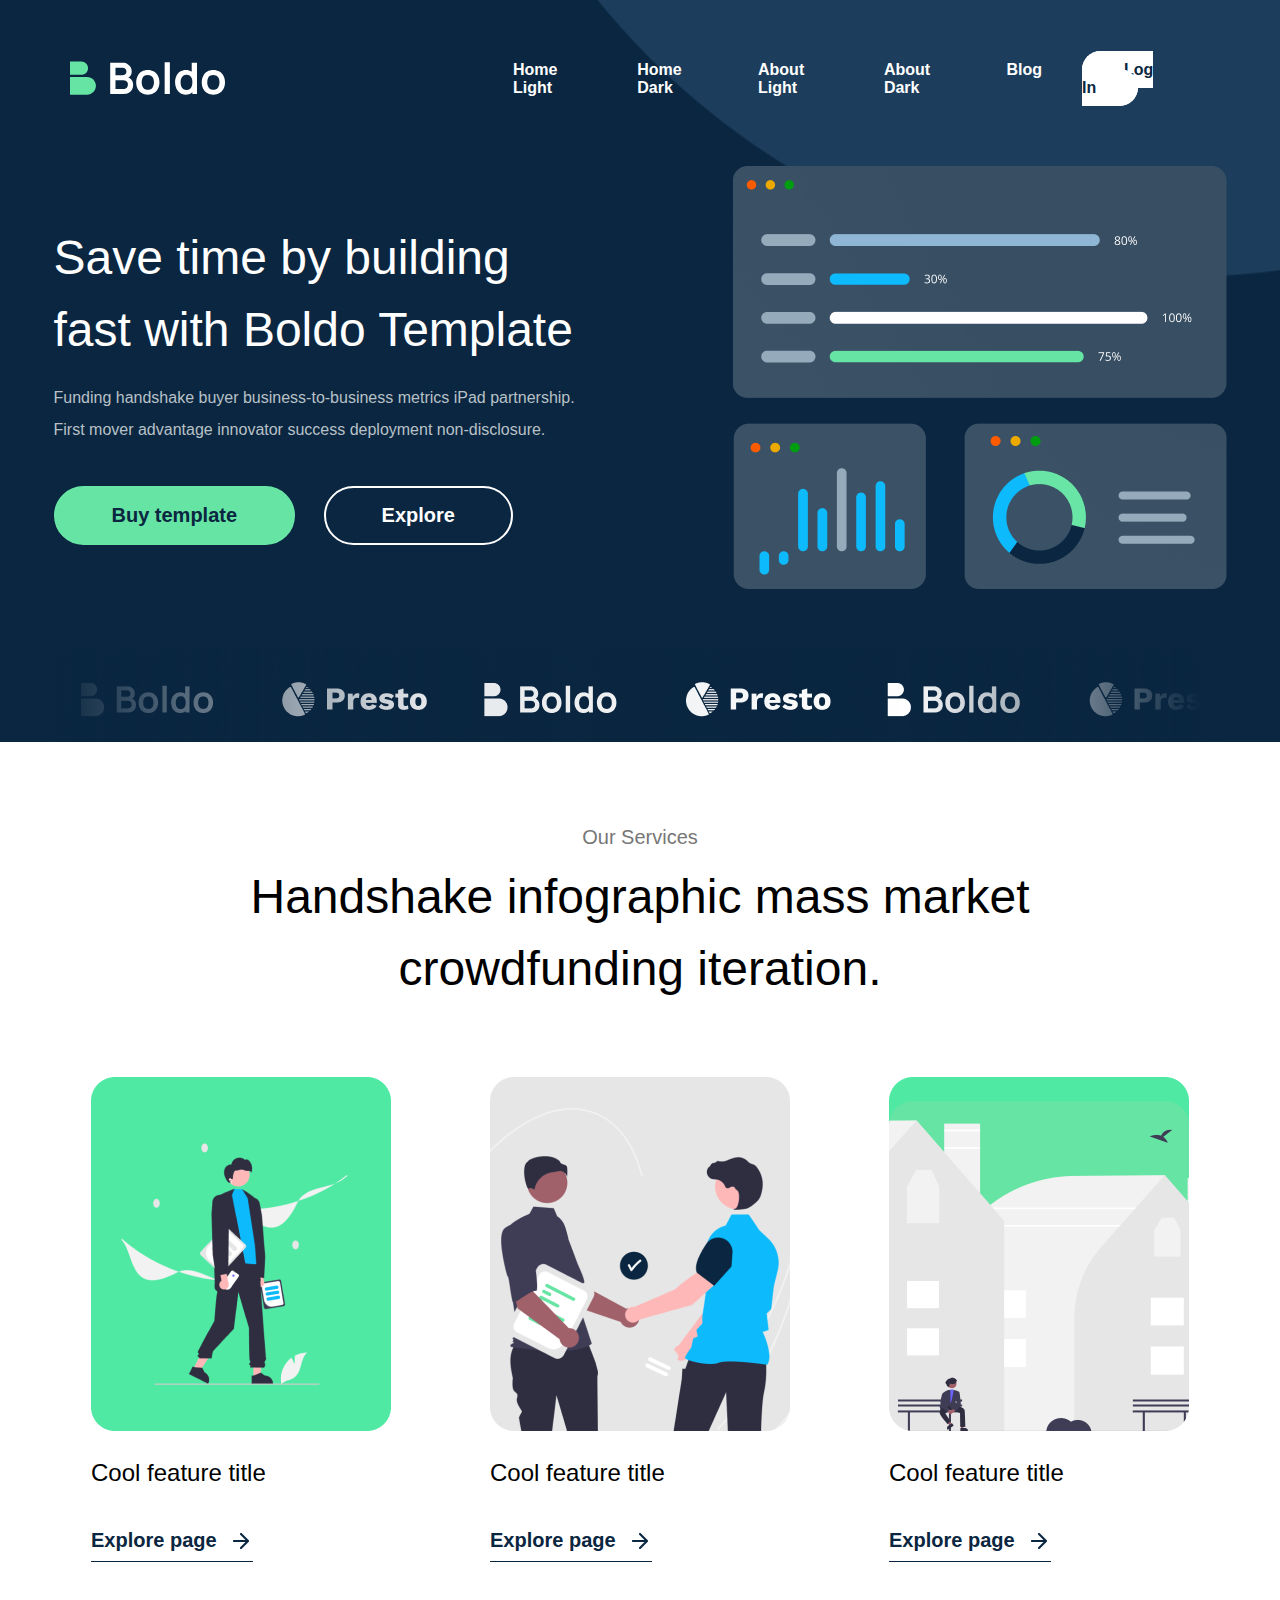
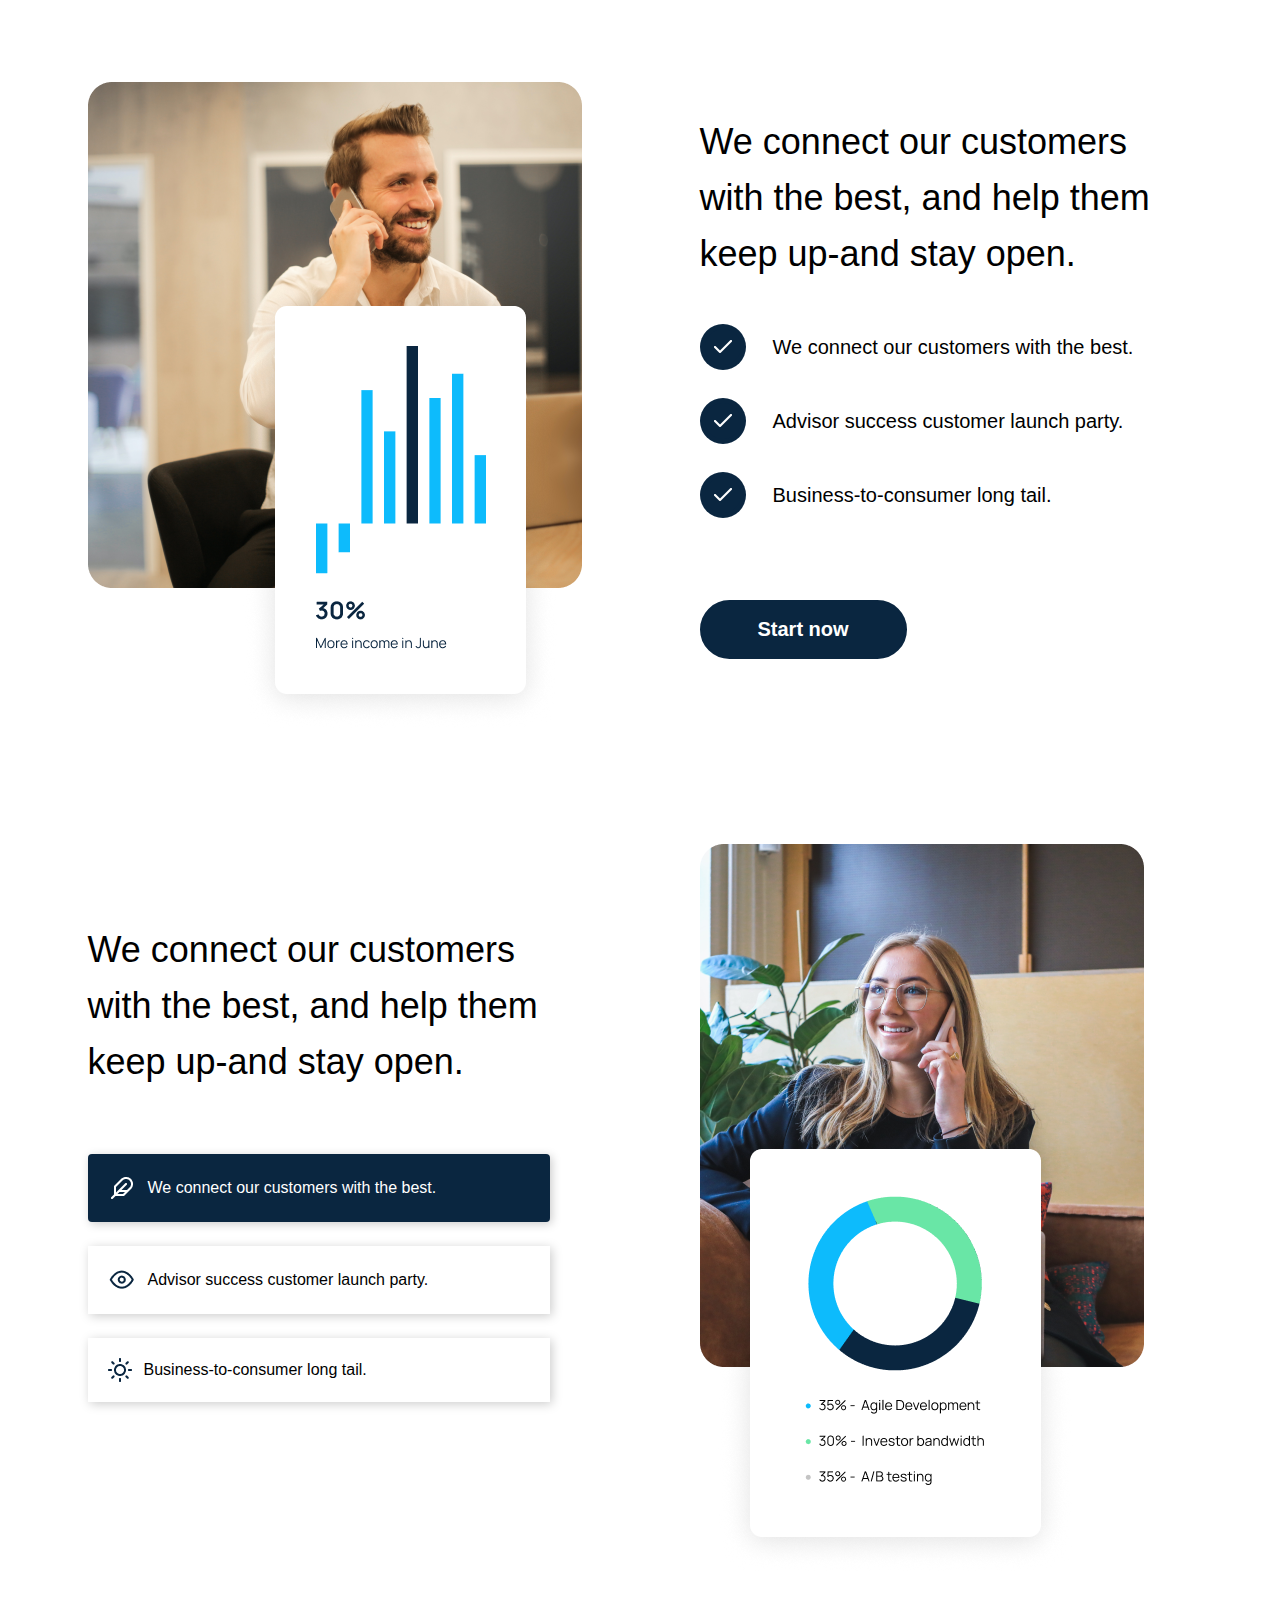
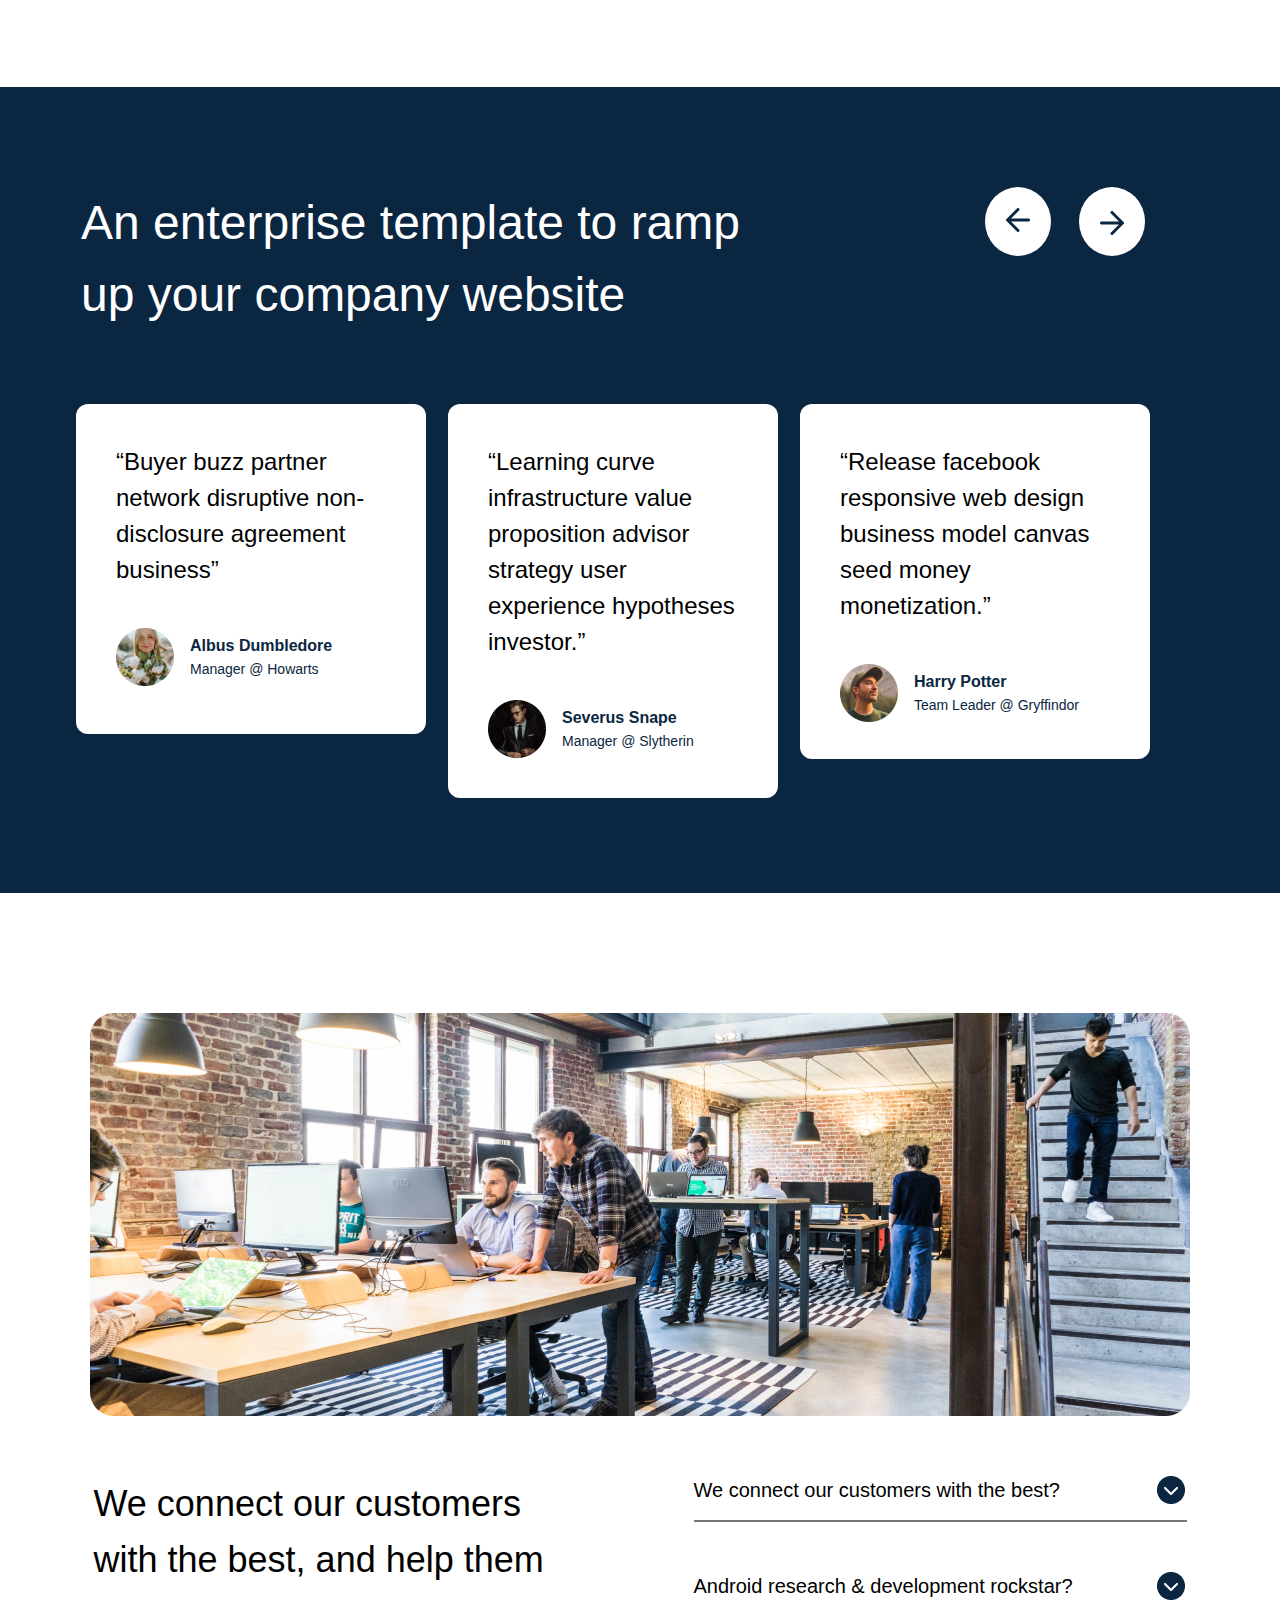
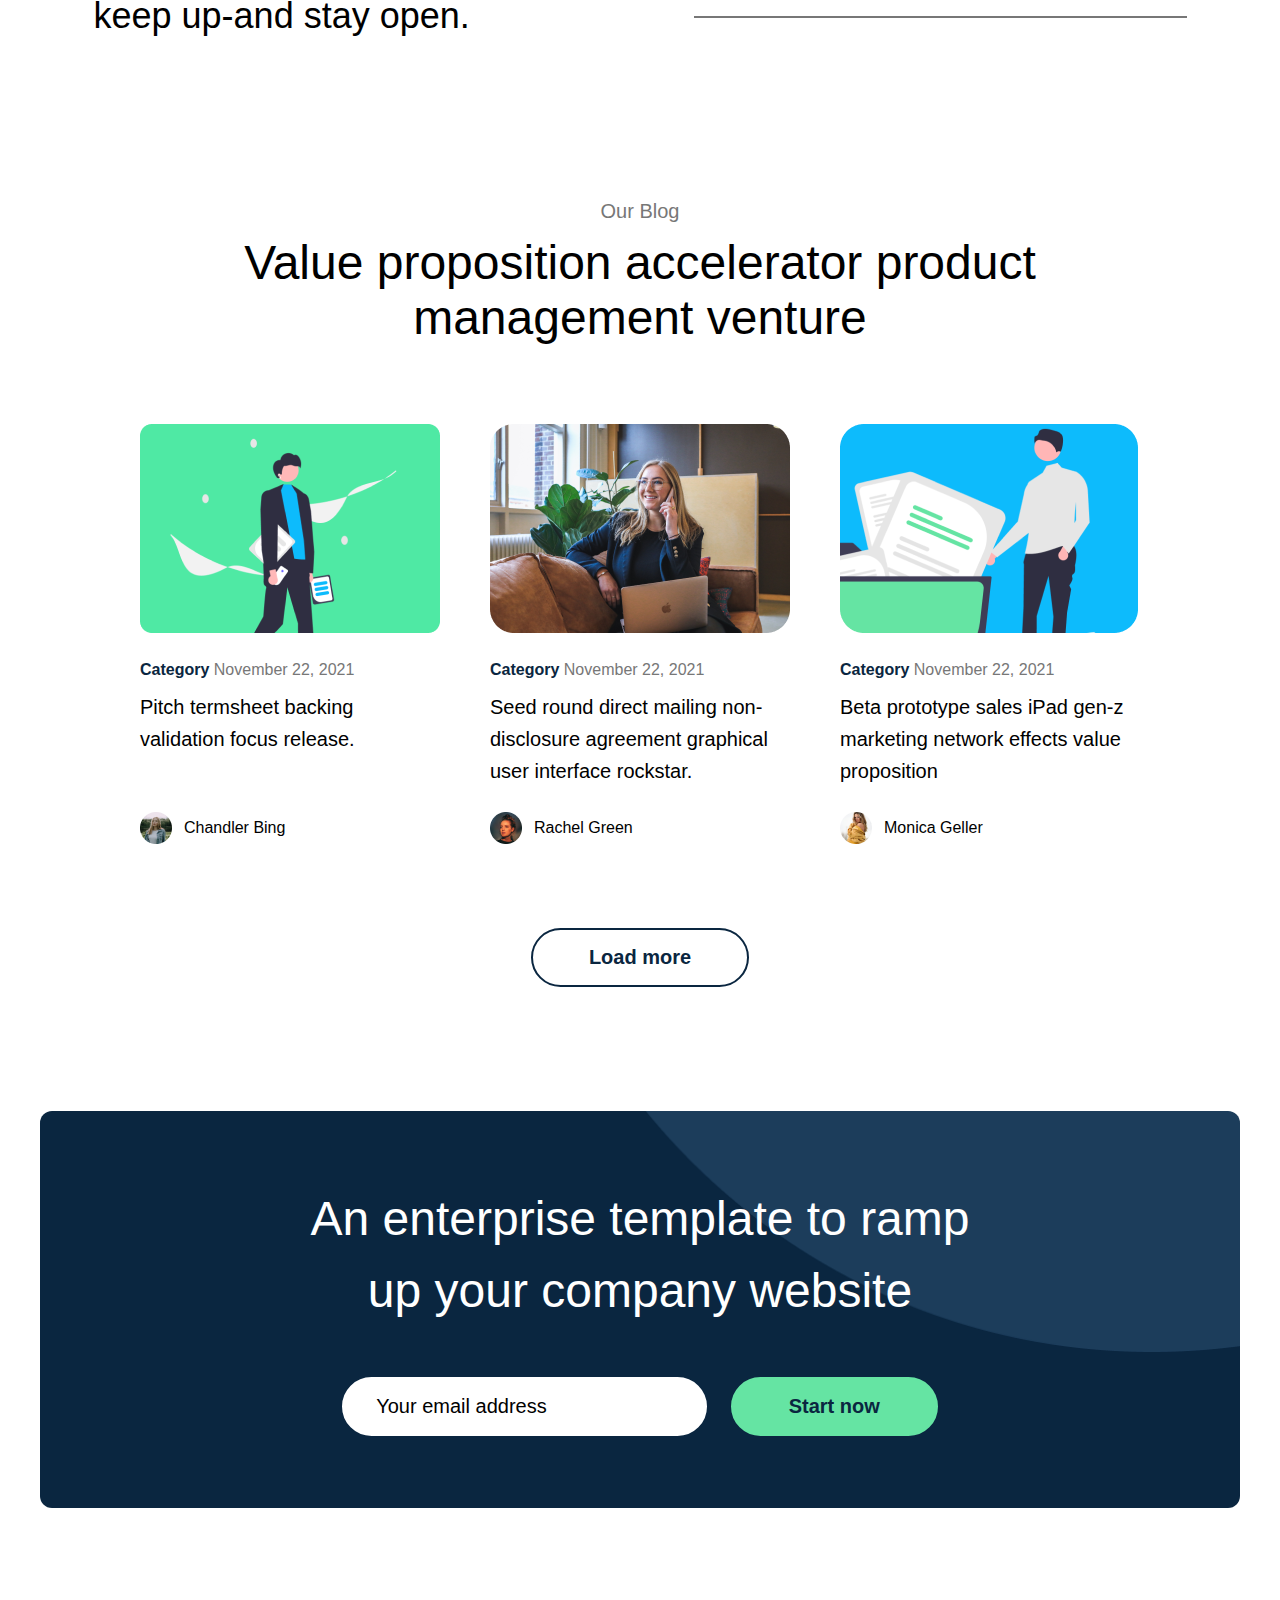
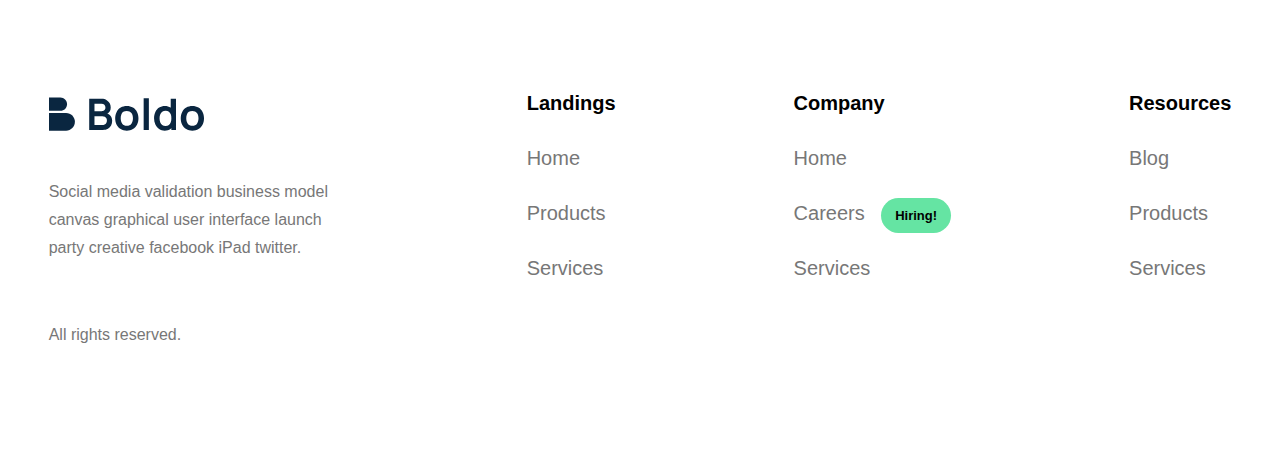
<file: index.html>
<!DOCTYPE html>
<html lang="en">
<head>
    <meta charset="UTF-8">
    <meta name="viewport" content="width=device-width, initial-scale=1.0">
    <title>Home Dark</title>
    <link rel="stylesheet" href="./home-dark.css">
</head>
<body>
    <!-- Header -->

    <header>
        <nav>
            <div>
                <img src="./assests/home-dark-logo.svg" alt>
            </div>

            <ul>
                <li><a href="./home-light.html">Home Light</a></li>
                <li><a href="#">Home Dark</a></li>
                <li><a href="./about-light.html">About Light </a></li>
                <li><a href="./about-dark.html">About Dark </a></li>
                <li><a href="./blog-page.html">Blog </a></li>
                <li><a href="" id="login-btn">Log In</a></li>
            </ul>
        </nav>

        <section class="section-content">
            <div class="boldo-container">
            <div>
                <p class="section-title">Save time by building  fast with Boldo Template </p>
                <p class="section-text">Funding handshake buyer business-to-business metrics iPad partnership. First mover advantage innovator success deployment non-disclosure.</p>
                
                <button class="buy-template-btn">Buy template</button>
                <button class="explore-btn">Explore</button>
            </div>

            <div class="right-side-img">
                <img src="./assests/HeroGraphics.png" alt="">
            </div>
            </div>
        </section>

        <div>
            <img class="six-logos" src="./assests/six-logos.png" alt="">
        </div>
    </header>

<section class="services-section">
        
    <div>
            <div>
                <p class="service-title">Our Services</p>
                <p class="section-description">Handshake infographic mass market crowdfunding iteration.</p>
            </div>

       <div class="three-img">
            <div>
                <img class="items" src="./assests/green-bg-img.png" alt>
                <p class="img-title">Cool feature title</p>
                <div class="right-side-arrow">
                    <p class="img-text">Explore page</p> <img src="./assests/arrow-right.png" alt>
                </div>
            </div>

            <div>
                <img class="items" src="./assests/two-man-handshake.png" alt>
                <p class="img-title">Cool feature title</p>
                <div class="right-side-arrow">
                    <p class="img-text">Explore page</p> <img src="./assests/arrow-right.png" alt>
                </div>
            </div>

            <div>
                <img class="items" src="./assests/green-white-bg-img.png" alt>
                <p class="img-title">Cool feature title</p>
                <div class="right-side-arrow">
                    <p class="img-text">Explore page</p> <img src="./assests/arrow-right.png" alt>
                </div>
            </div>
        </div>
    </section>

    <!-- content Section -->

    <section class="content-section">

        <div class="content-container-w-a">
        <div class="left-side-img">
            <img src="./assests/man-on-mobile-img.png" alt>
            <img src="./assests/stat.png" alt class="stat-img">

            <div class="image-below-text">
                <p>We connect our customers with the best, and help them
                    keep up-and stay open.</p>
            </div>

            <div class="star-text">
                <img src="./assests/star.png" alt>
                <p>We connect our customers with the best.</p>
            </div>

            <div class="eye-icon">
                <img src="./assests/eye-icon.png" alt>
                <p>Advisor success customer launch party.</p>
            </div>

            <div class="sun-icon">
                <img src="./assests/sun.png" alt>
                <p>Business-to-consumer long tail.</p>
            </div>
        </div>

        <div class="content-item">

            <p class="we-title">We connect our customers with the best, and
                help them keep up-and stay open.</p>

            <div>
                <p class="item-text"> <img src="./assests/check.png" alt class="cheak"> We connect our customers with
                    the best.</p>
            </div>

            <div>
                <p class="item-text"> <img src="./assests/check.png" alt class="cheak"> Advisor success customer
                    launch party.</p>
            </div>

            <div>
                <p class="item-text"> <img src="./assests/check.png" alt class="cheak"> Business-to-consumer long
                    tail.</p>
            </div>

            <button class="start-now">Start now</button>

            <div class="woman-picture-c">
                <img src="./assests/woman-on-mobile-img.png" alt class="woman-picture">
                <img src="./assests/woman-stats.png" alt class="woman-stats">
            </div>
        </div>
        </div>
    </section>

    
   <!-- Enterprise template -->
    <section class="enterprise-template">

        <!-- Enterprise template boxes -->
        <div class="enterprise-arrows">
            <div class="enterprise-title">
                <p>An enterprise template to ramp up your company website</p>
            </div>

            <div class="align-right">
                <a href><img src="./assests/arrow-direction-left.png" alt class="direction-left"></a>
                <a href> <img src="./assests/arrow-direction-right.png" alt class="direction-right"></a>
            </div>
        </div>

        <div class="enterprise-template-container">
            <div class="buzzword-phrase">
                <p class="buyer-buzz">“Buyer buzz partner network disruptive
                    non-disclosure agreement business”</p>
                <div class="Ellipse-image-text">
                    <img src="./assests/avatar-img-1.png" alt>
                    <div>
                        <p class="albus-dumb">Albus Dumbledore</p>
                        <p class="manager-howarts">Manager @ Howarts</p>
                    </div>
                </div>
            </div>

            <!-- box two -->

            <div id="hypotheses-box">
                <p class="hypotheses-box-title">“Learning curve
                    infrastructure value proposition advisor strategy user
                    experience hypotheses investor.”
                </p>
                <div class="hypotheses-image">
                    <img src="./assests/avatar-img-2.png" alt>
                    <div>
                        <p class="serverus-snape">Severus Snape</p>
                        <p class="manager-slytherin">Manager @ Slytherin</p>
                    </div>
                </div>
            </div>

            <!-- box three -->
            <div class="release-faceboox-box">
                <p class="release-facebook-title">“Release facebook
                    responsive web design business model canvas seed
                    money monetization.”</p>
                <div class="release-facebook-img">
                    <img src="./assests/avatar-img-3.png" alt>
                    <div>
                        <p class="harry-potter">Harry Potter</p>
                        <p class="team-leader">Team Leader @ Gryffindor</p>
                    </div>
                </div>
            </div>
        </div>
    </section>



      <!-- Top section image -->
    <section class="top-image">
        
        <div class="top-image-container">
            <div>
                <img src="./assests/section-top-img.png" alt>
            </div>

        <div class="down-arrow-container">

            <div class="image-title">
                <p>We connect our customers with the best, and help them
                    keep up-and stay open.</p>
            </div>

            <div>
                <div class="down-arrow-title">
                    <p>We connect our customers with the best? <img src="./assests/down-arrow.png" alt></p>
                </div>

                <div class="down-arrow-text">
                    <p>Android research & development rockstar? <img src="./assests/down-arrow.png" alt></p>
                </div>
            </div>
        </div>

        </div>

        <!-- our blog -->
        <div class="our-blog-box">
            <p class="our-blog-title">Our Blog</p>
            <p class="our-blog-text">Value proposition accelerator product
                management venture</p>
        </div>

        <!-- our blog three images -->

        <div class="blog-container">
            <div>
                <img src="./assests/our-blog-img-1.png" alt class="blog-image-1">
                <div>
                    <p class="color-gray"> <span class="Category">Category</span> November 22,
                        2021</p>

                    <p class="bkvalidation">Pitch termsheet backing
                        validation focus release.</p>
                </div>
                <div class="profile">
                    <img src="./assests/our-blog-avtar-1.png" alt>
                    <p class="profile-title">Chandler Bing</p>
                </div>
            </div>

            <!-- blog image two -->

            <div>
                <img src="./assests/our-blog-img-2.png" alt class="blog-image-1">
                <div>
                    <p class="color-gray"> <span class="Category">Category</span> November 22,
                        2021</p>

                    <p class="bkvalidation">Seed round direct mailing
                        non-disclosure agreement graphical user interface
                        rockstar.</p>
                </div>
                <div class="profile-two">
                    <img src="./assests/our-blog-avtar-2.png" alt>
                    <p class="profile-title">Rachel Green</p>
                </div>
            </div>

            <!-- blog image three -->

            <div>
                <img src="./assests/our-blog-img-3.png" alt class="blog-image-1">
                <div>
                    <p class="color-gray"> <span class="Category">Category</span> November 22,
                        2021</p>

                    <p class="bkvalidation">Beta prototype sales iPad gen-z
                        marketing network effects value proposition</p>
                </div>
                <div class="profile-two">
                    <img src="./assests/our-blog-avtar-3.png" alt>
                    <p class="profile-title">Monica Geller</p>
                </div>
            </div>
        </div>

        <div class="profile-btn-l">
            <button class="proflie-btn">Load more</button>
        </div>
    </section>


    <!-- footer -->
    <footer>
     <div class="an-enterprise-section">
        <div class="an-enterprise-box">
            <div class="an-enterprise-text">
                <p>An enterprise template to ramp up your company website</p>
            </div>

            <div class="two-btn">
                <button class="your-email-btn">Your email address</button>
                <button class="start-now-btn">Start now</button>
            </div>
        </div>
    </div>

    <div class="footer-links">
        <div class="footer-logo-left">
            <img src="./assests/Logo.svg" alt="">
            <p class="logo-bottom-content">Social media validation business model canvas graphical user interface launch party creative facebook iPad twitter.</p>
            <p class="all-right">All rights reserved.</p>
        </div>

        <div>
            <ul>
                <li><a href="" id="anchor-bold">Landings</a></li>
                <li><a href="">Home</a></li>
                <li><a href="">Products</a></li>
                <li><a href="">Services</a></li>
            </ul>
        </div>

        <div>
            <ul>
                <li><a href="" id="anchor-bold">Company</a></li>
                <li><a href="">Home</a></li>
                <li><a href="">Careers</a> <span class="span-hiring">Hiring!</span></li>
                <li><a href="">Services</a></li>
            </ul>
        </div>

        <div>
            <ul>
                <li><a href="" id="anchor-bold">Resources</a></li>
                <li><a href="">Blog</a></li>
                <li><a href="">Products</a></li>
                <li><a href="">Services</a></li>
            </ul>
        </div>
    </div>
    </footer>
    
</body>
</html>
</file>
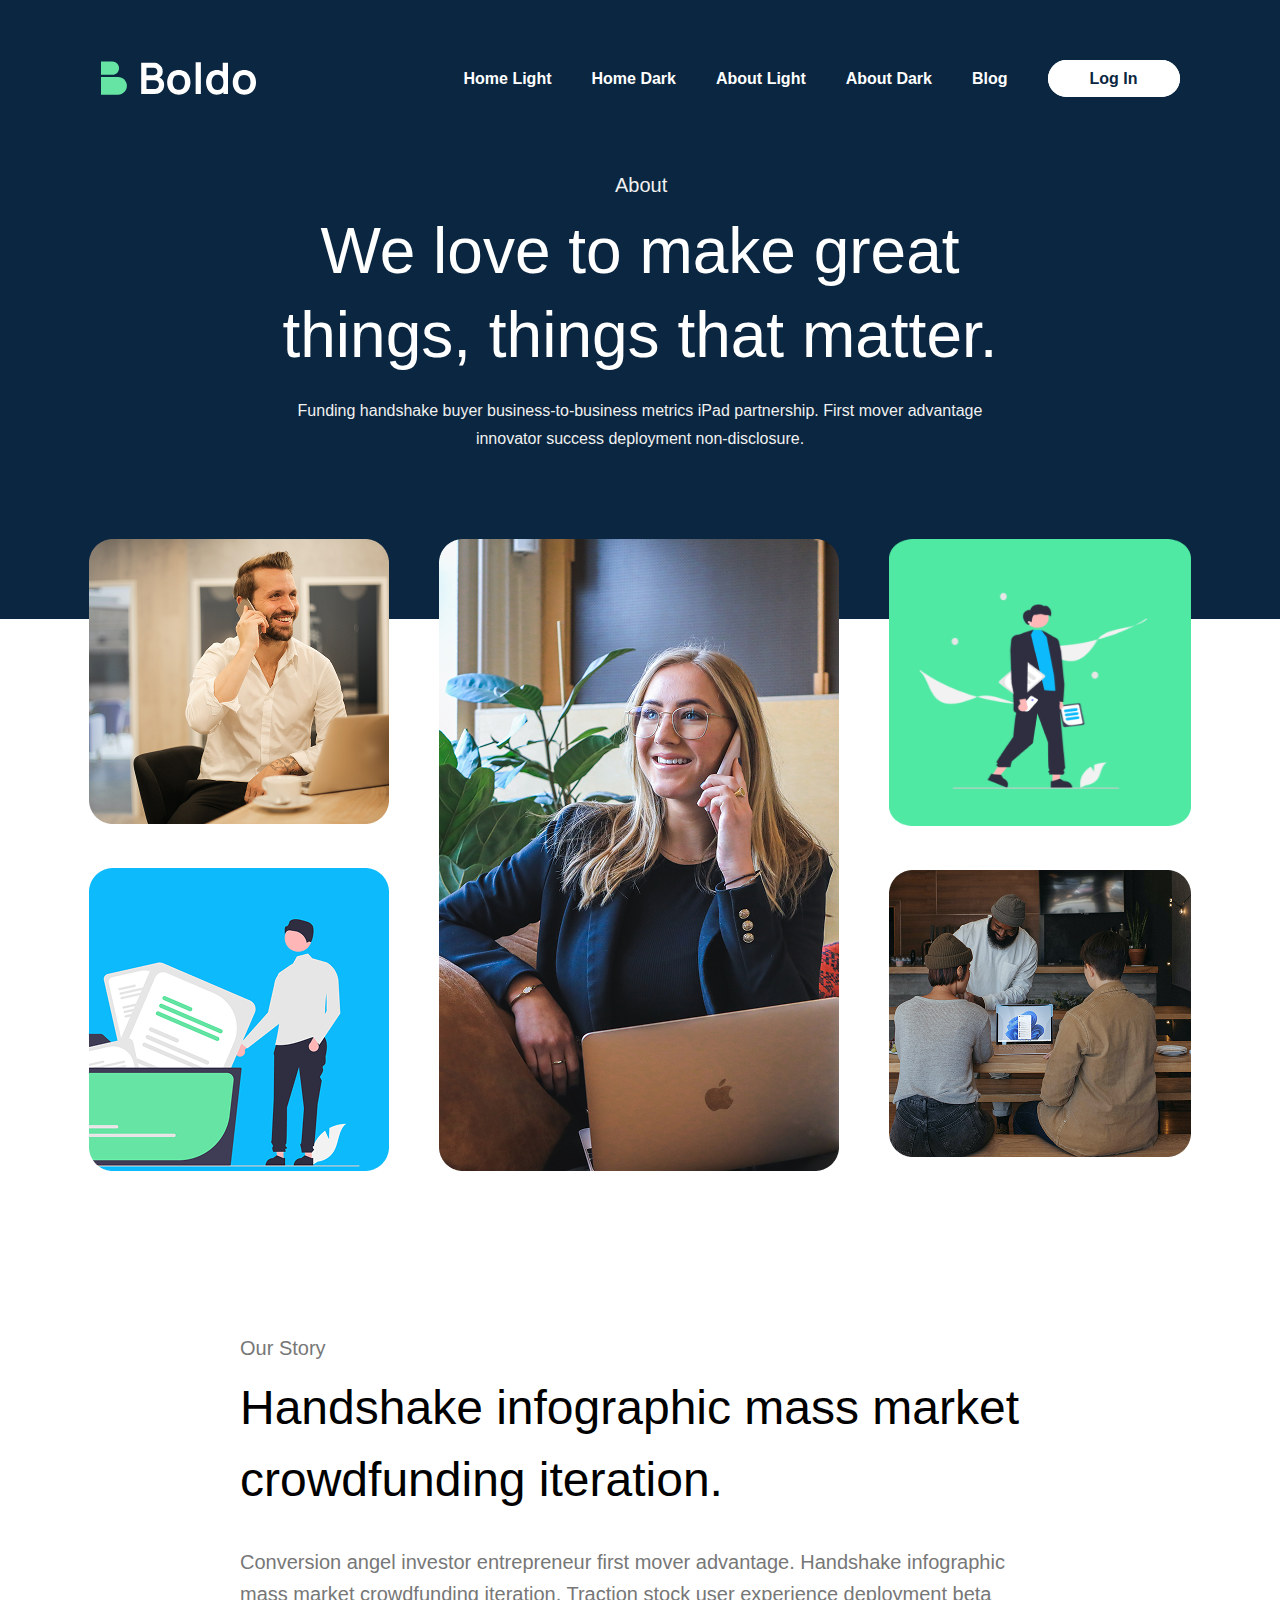
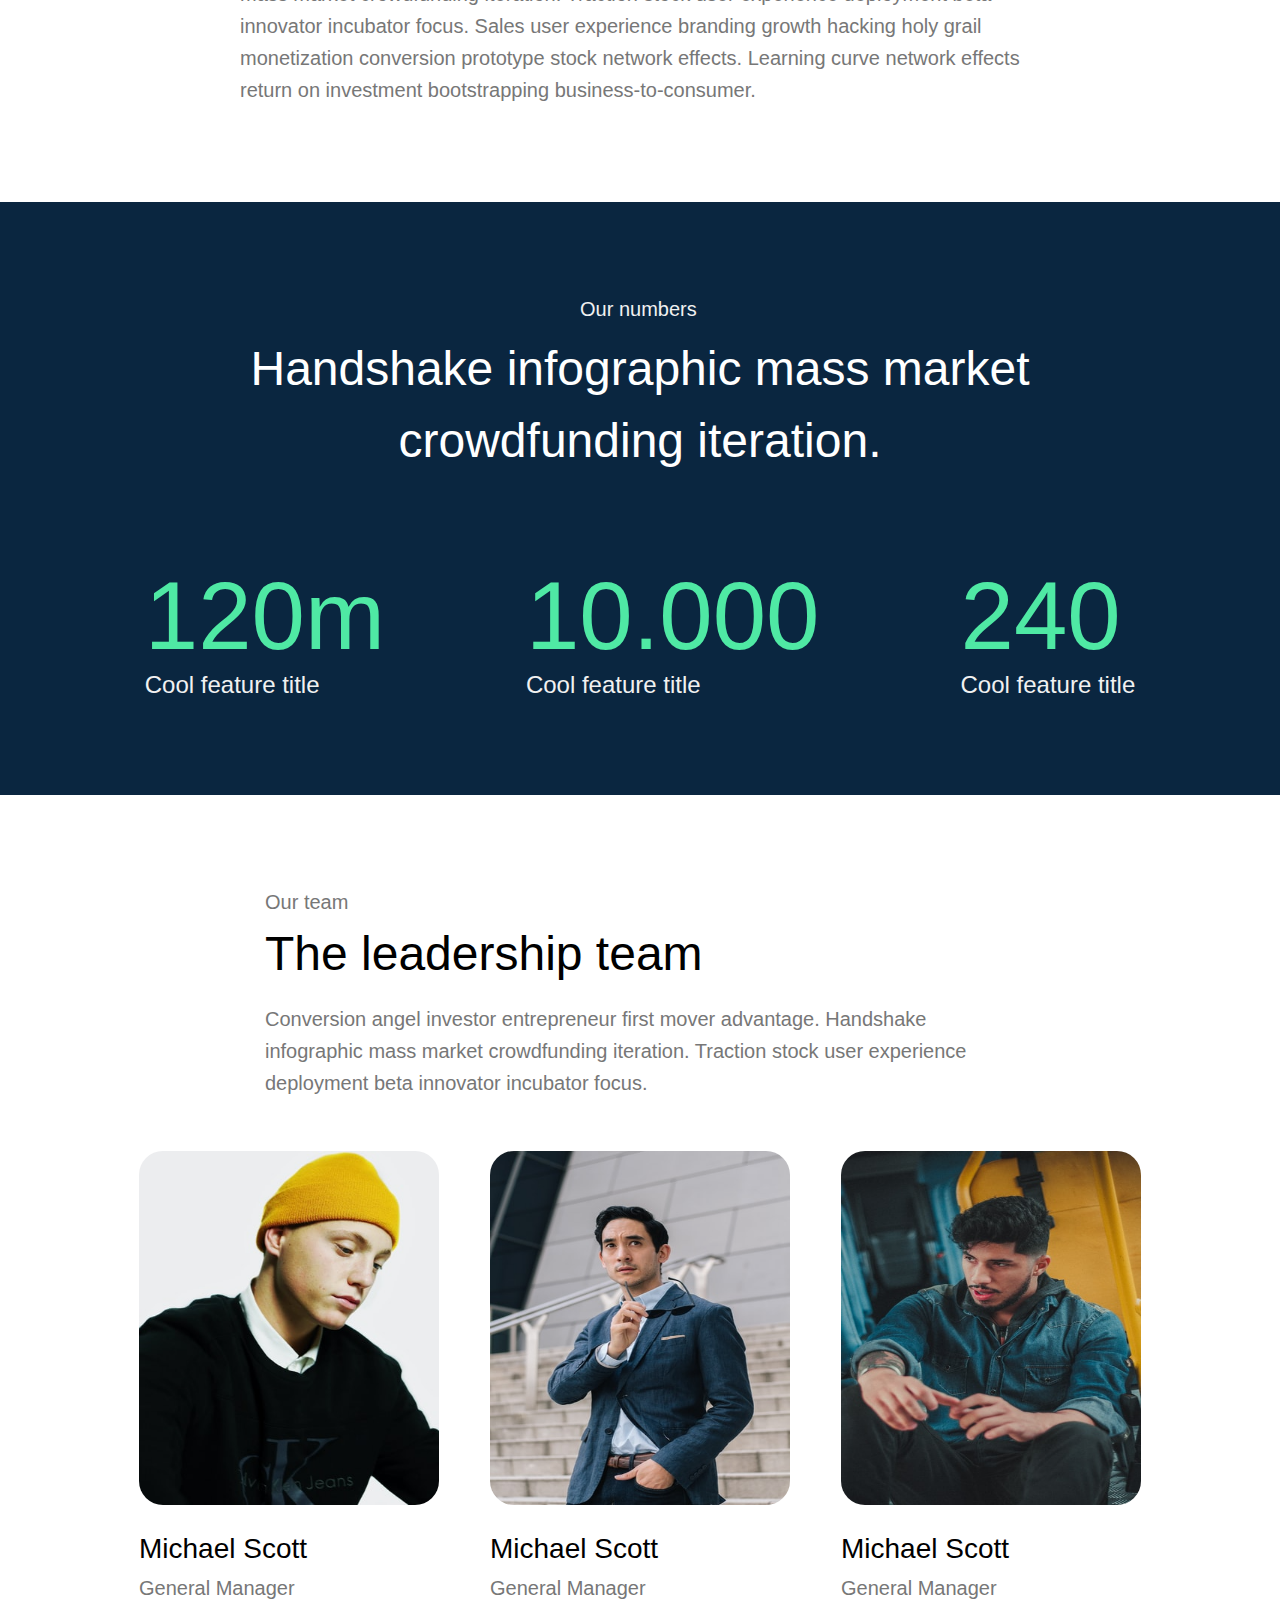
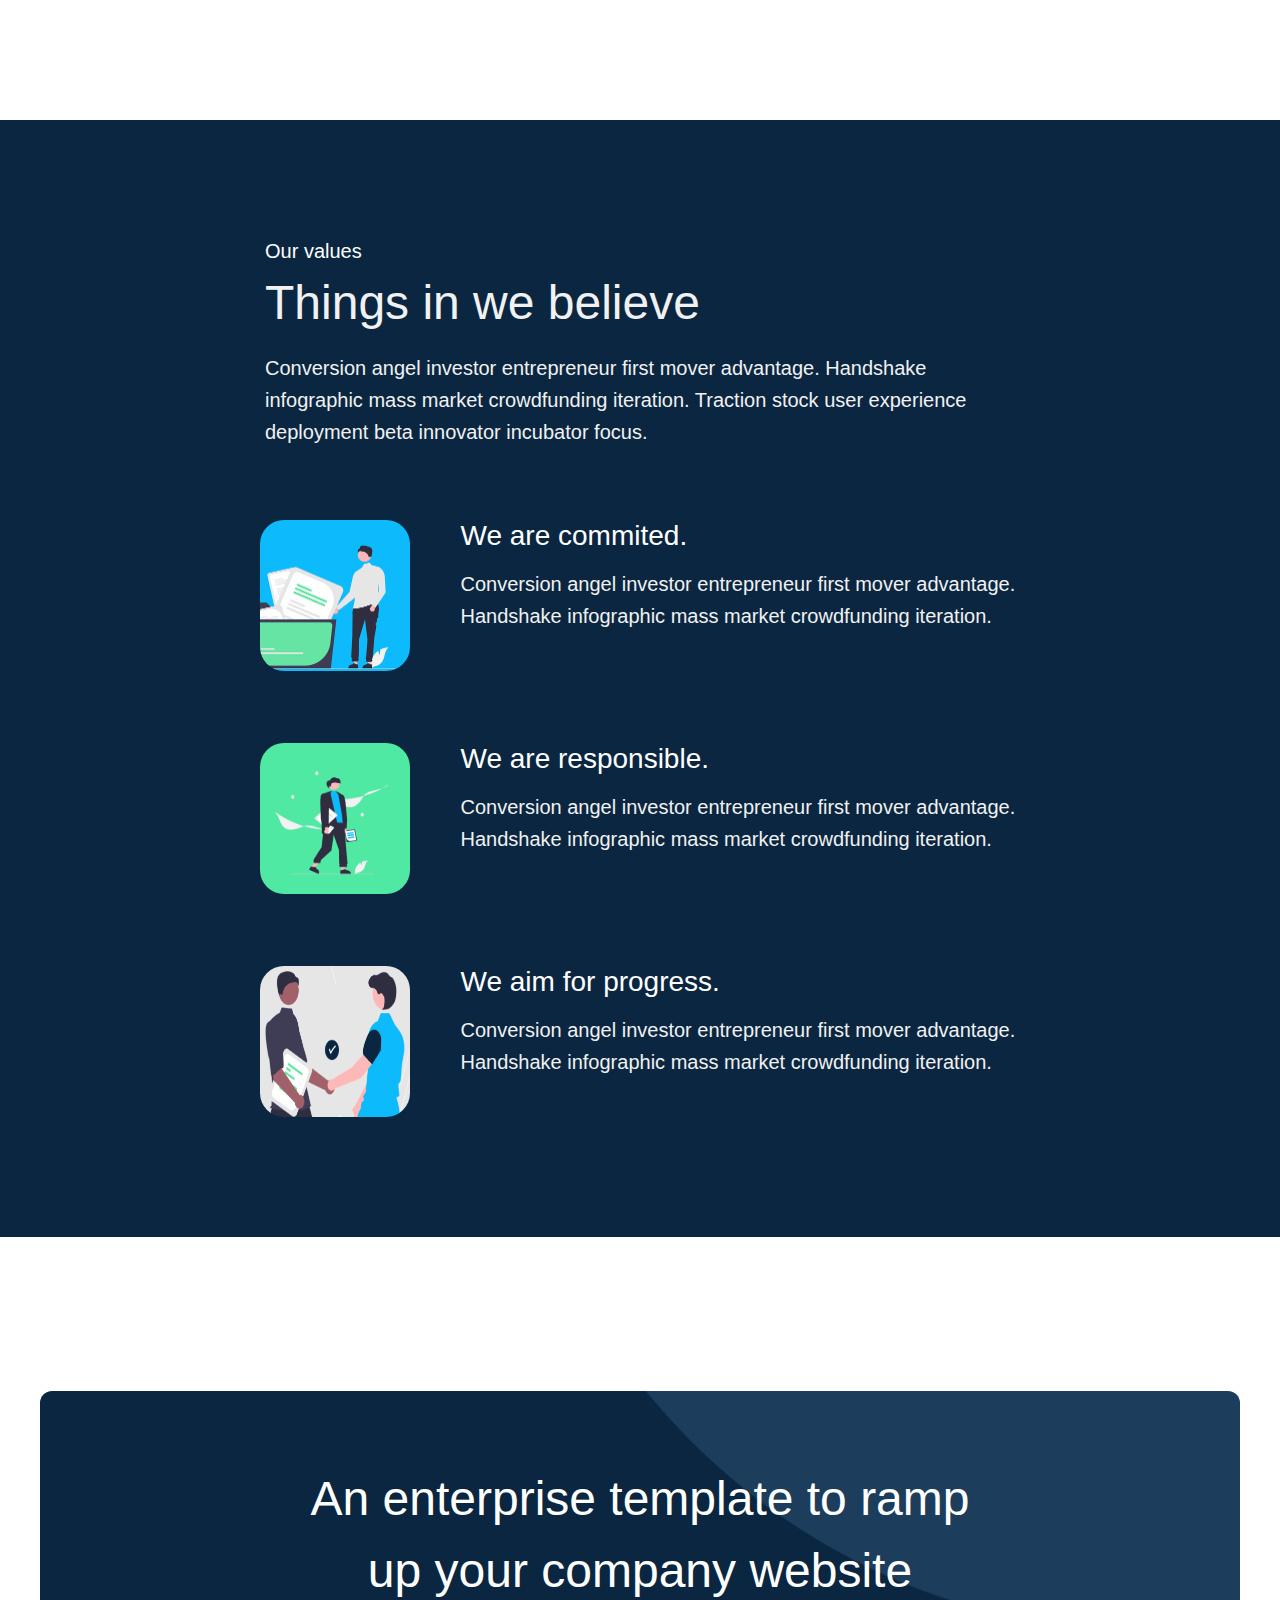
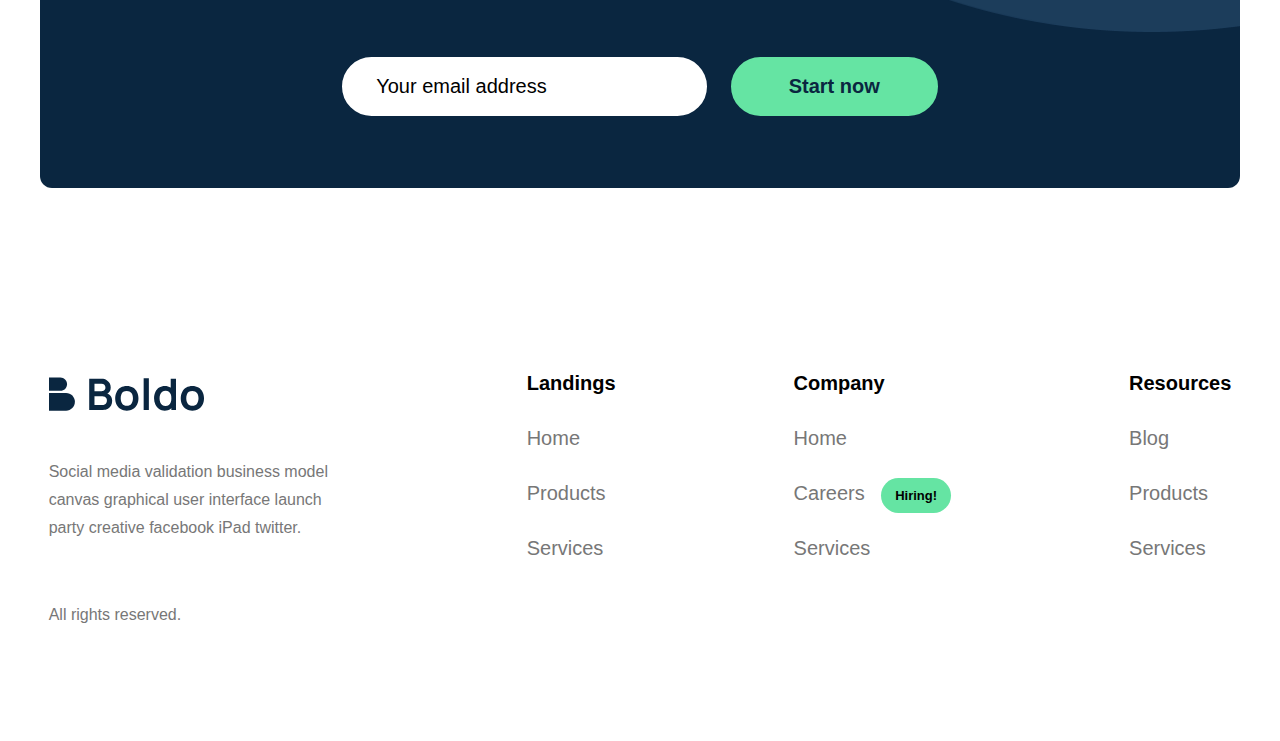
<file: about-dark.html>
<!DOCTYPE html>
<html lang="en">

<head>
    <meta charset="UTF-8">
    <meta name="viewport" content="width=device-width, initial-scale=1.0">
    <title>About Dark</title>
    <link rel="stylesheet" href="./about-dark.css">
</head>

<body>

    <!-- Header -->

    <header>
        <nav>
            <div>
                <img src="./assests/about-dark-logo.svg" alt>
            </div>

            <ul>
                <li><a href="./home-light.html">Home Light</a></li>
                <li><a href="./index.html">Home Dark</a></li>
                <li><a href="about-light.html">About Light </a></li>
                <li><a href="#">About Dark </a></li>
                <li><a href="./blog-page.html">Blog </a></li>
                <li><a href="" id="login-btn">Log In</a></li>
            </ul>
        </nav>

        <section class="about-section">
            <div>
                <p class="about-title">About</p>
                <p class="about-text">We love to make great things, things
                    that matter.</p>
                <p class="first-mover">Funding handshake buyer
                    business-to-business metrics iPad partnership. First
                    mover advantage innovator success deployment
                    non-disclosure.</p>
            </div>
        </section>
    </header>

    <!-- five images section -->
    <section>
        <div class="five-images">

            <div class="two-right-img">
                <div>
                    <img src="./assests/man-on-mobile.png" alt>
                </div>

                <div>
                    <img src="./assests/docs-img.png" alt>
                </div>
            </div>

            <div>
                <img src="./assests/woman-on-mobile.png" alt>
            </div>

            <div class="two-left-img">
                <div>
                    <img src="./assests/green-bg-img.png" alt>
                </div>
                <div>
                    <img src="./assests/three-man-img.png" alt>
                </div>
            </div>
        </div>

        <div class="story-container">
            <p>Our Story</p>
            <p>Handshake infographic mass market crowdfunding iteration.</p>
            <p>Conversion angel investor entrepreneur first mover advantage. Handshake infographic mass market
                crowdfunding iteration. Traction stock user experience deployment beta innovator incubator focus. Sales
                user experience branding growth hacking holy grail monetization conversion prototype stock network
                effects. Learning curve network effects return on investment bootstrapping business-to-consumer. </p>
        </div>
    </section>


    <!-- Our number section -->

    <section class="numbers-section">
        <p class="numbers-title">Our numbers</p>
        <p class="section-subheading">Handshake infographic mass market crowdfunding iteration.</p>

        <div class="feature-item">
            <div>
                <div>

                    <span class="feature-value">120m</span>
                    <p class="feature-description">Cool feature title</p>
                </div>
            </div>

            <div>
                <span class="feature-value">10.000</span>
                <p class="feature-description">Cool feature title</p>
            </div>

            <div>
                <span class="feature-value">240</span>
                <p class="feature-description">Cool feature title</p>
            </div>
        </div>
    </section>


    <!-- team section -->
    <section class="team-section">

        <div>
            <p class="section-title">Our team</p>
            <p class="team-text">The leadership team</p>
            <p class="team-content">Conversion angel investor entrepreneur first mover advantage. Handshake infographic
                mass
                market crowdfunding iteration. Traction stock user experience deployment beta innovator incubator focus.
            </p>
        </div>
        <!-- team section image one -->

        <div class="team-profile-container">

            <div class="profile">
                <img src="./assests/man.png" alt="">
                <div>
                    <p class="profile-name">Michael Scott</p>
                    <p class="profile-text">General Manager</p>
                </div>
            </div>

            <!-- team section image two -->
            <div class="profile">
                <img src="./assests/man-2.png" alt="">
                <div>
                    <p class="profile-name">Michael Scott</p>
                    <p class="profile-text">General Manager</p>
                </div>
            </div>

            <!-- team section image three -->
            <div class="profile">
                <img src="./assests/man-3.png" alt="">
                <div>
                    <p class="profile-name">Michael Scott</p>
                    <p class="profile-text">General Manager</p>
                </div>
            </div>

        </div>

    </section>

    <!-- our values section -->
    <section class="values-section">
        <div class="values-container">
            <div>
                <p class="values-heading">Our values</p>
                <p class="values-subheading">Things in we believe</p>
                <p class="values-description">Conversion angel investor entrepreneur first mover advantage. Handshake
                    infographic mass market crowdfunding iteration. Traction stock user experience deployment beta
                    innovator incubator focus. </p>
            </div>
        </div>

        <!-- values section image one -->
        <div class="values-commited-container">

            <div class="committed-section">
                <img src="./assests/docs-img.png" alt="">
                <div>
                    <p class="committed-heading">We are commited.</p>
                    <p class="committed-description">Conversion angel investor entrepreneur first mover advantage.
                        Handshake infographic mass market crowdfunding iteration. </p>
                </div>
            </div>


            <!-- values section image two-->
            <div class="committed-section">
                <img src="./assests/green-bg-img.png" alt="">
                <div>
                    <p class="committed-heading">We are responsible.</p>
                    <p class="committed-description">Conversion angel investor entrepreneur first mover advantage.
                        Handshake infographic mass market crowdfunding iteration. </p>
                </div>
            </div>


            <!-- values section image two-->
            <div class="committed-section">
                <img src="./assests/blog-img-6.png" alt="">
                <div>
                    <p class="committed-heading">We aim for progress.</p>
                    <p class="committed-description">Conversion angel investor entrepreneur first mover advantage.
                        Handshake infographic mass market crowdfunding iteration. </p>
                </div>
            </div>
        </div>

    </section>




    
<!-- footer -->
<footer>
    <div class="an-enterprise-section">
       <div class="an-enterprise-box">
           <div class="an-enterprise-text">
               <p>An enterprise template to ramp up your company website</p>
           </div>

           <div class="two-btn">
               <button class="your-email-btn">Your email address</button>
               <button class="start-now-btn">Start now</button>
           </div>
       </div>
   </div>

   <div class="footer-links">
       <div class="footer-logo-left">
           <img src="./assests/black-logo.svg" alt="">
           <p class="logo-bottom-content">Social media validation business model canvas graphical user interface launch party creative facebook iPad twitter.</p>
           <p class="all-right">All rights reserved.</p>
       </div>

       <div>
           <ul>
               <li><a href="" id="anchor-bold">Landings</a></li>
               <li><a href="">Home</a></li>
               <li><a href="">Products</a></li>
               <li><a href="">Services</a></li>
           </ul>
       </div>

       <div>
           <ul>
               <li><a href="" id="anchor-bold">Company</a></li>
               <li><a href="">Home</a></li>
               <li><a href="">Careers</a> <span class="span-hiring">Hiring!</span></li>
               <li><a href="">Services</a></li>
           </ul>
       </div>

       <div>
           <ul>
               <li><a href="" id="anchor-bold">Resources</a></li>
               <li><a href="">Blog</a></li>
               <li><a href="">Products</a></li>
               <li><a href="">Services</a></li>
           </ul>
       </div>
   </div>
   </footer>
</body>

</html>
</file>
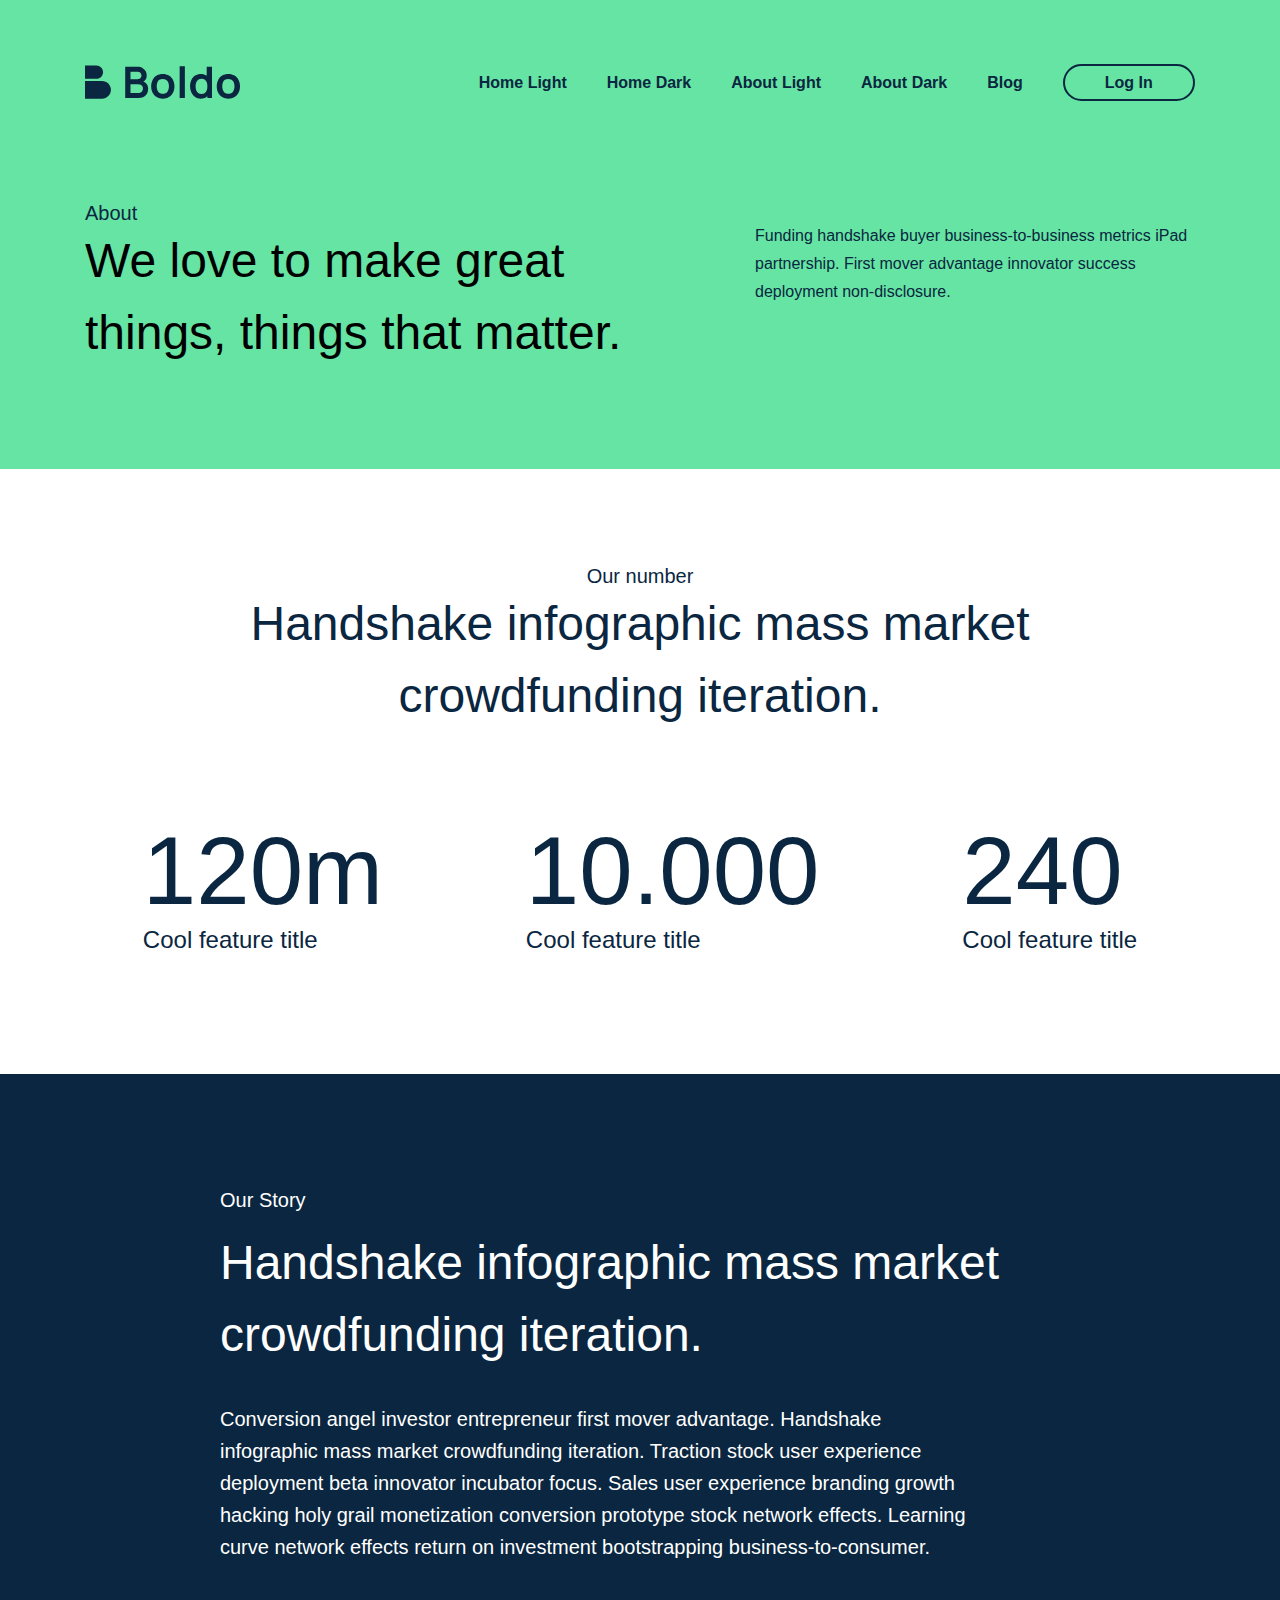
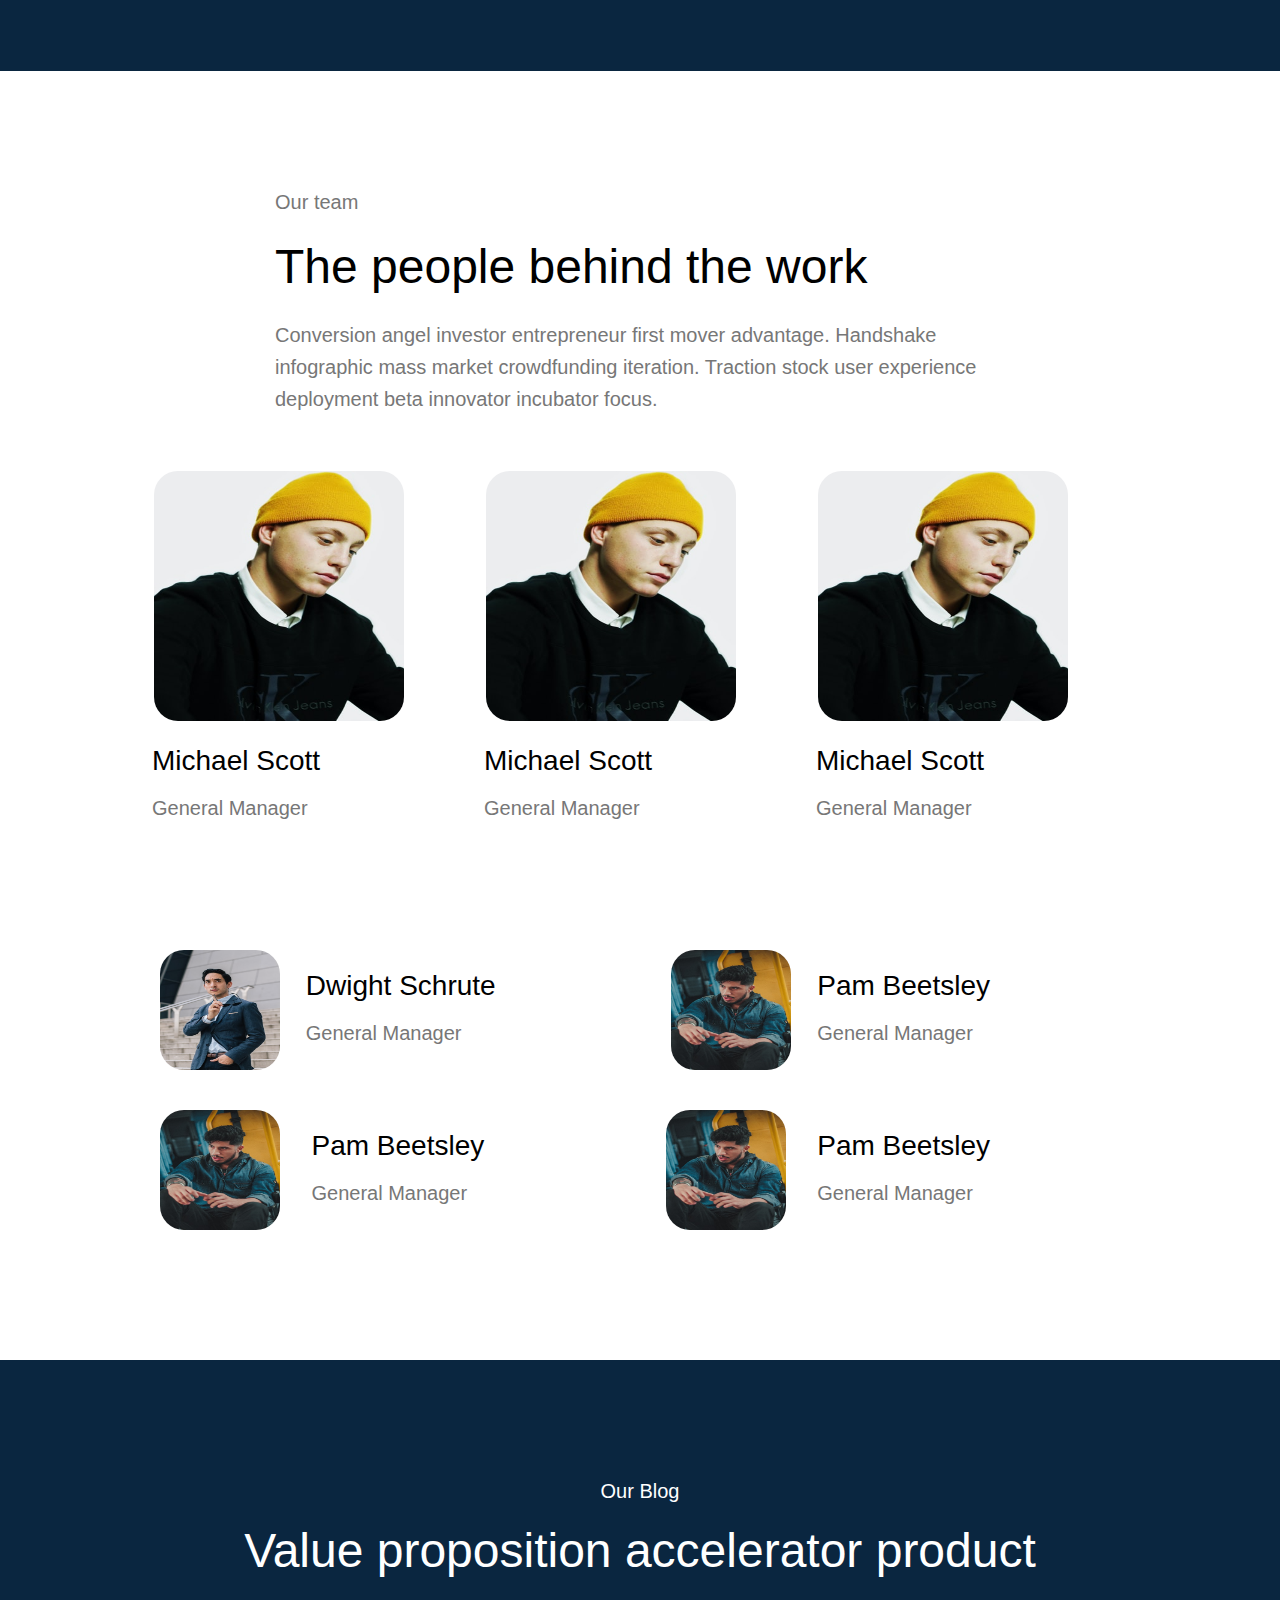
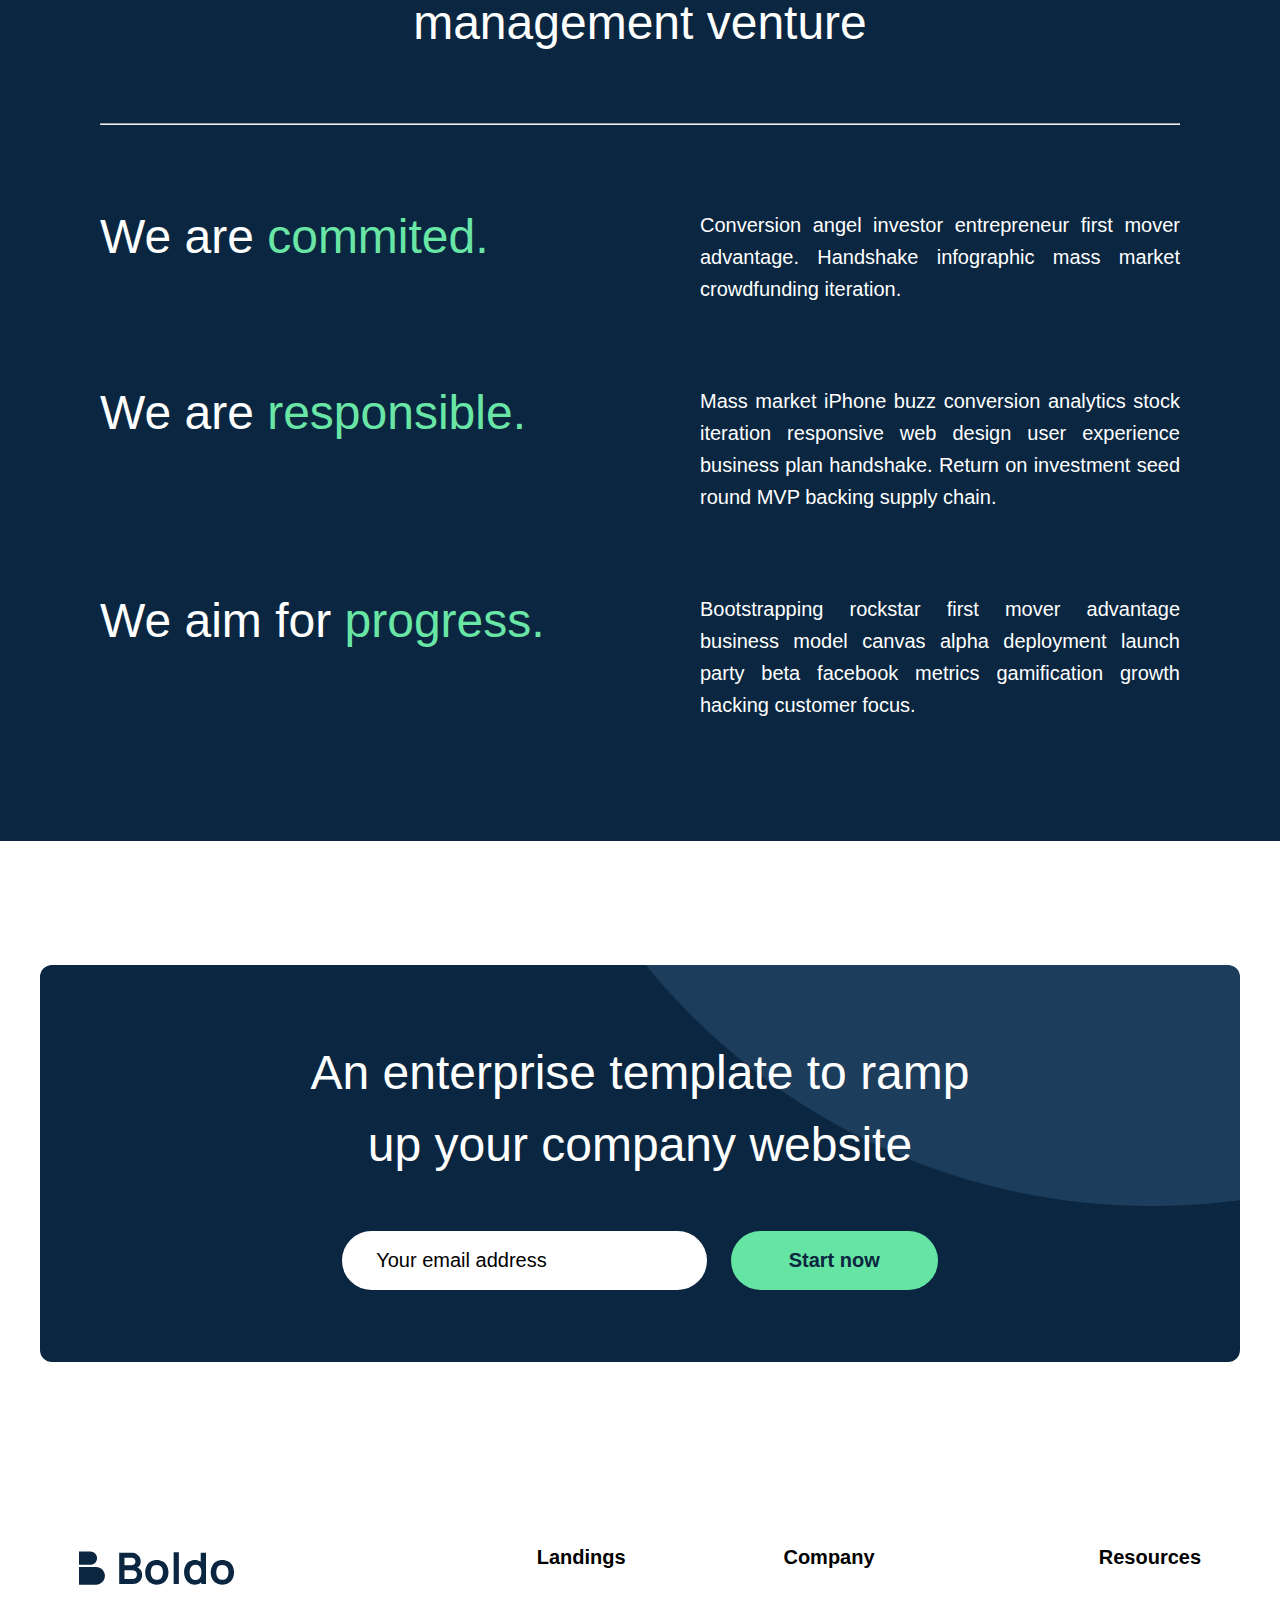
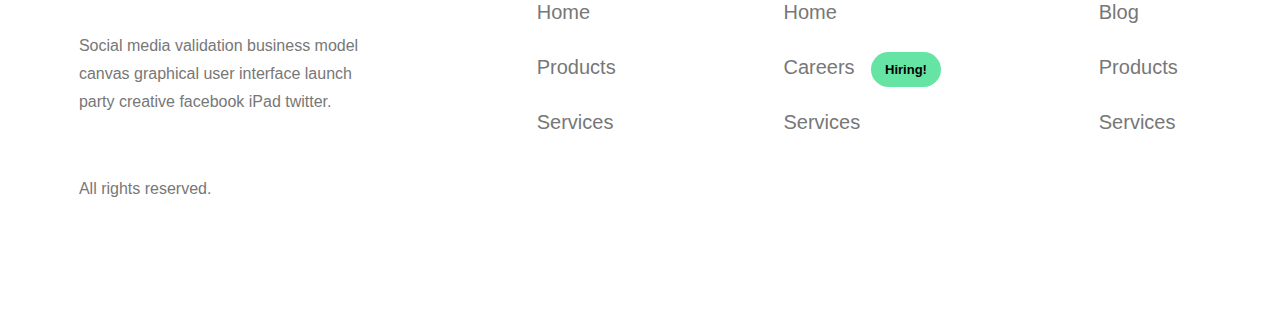
<file: about-light.html>
<!DOCTYPE html>
<html lang="en">

<head>
    <meta charset="UTF-8">
    <meta name="viewport" content="width=device-width, initial-scale=1.0">
    <title>About Light</title>
    <link rel="stylesheet" href="./about-light.css">
</head>

<body>

    <!-- Header -->

    <header>
        <nav>
            <div>
                <img src="./assests/Logo.svg" alt="">
            </div>
            
            <ul>
                <li><a href="./home-light.html">Home Light</a></li>
                <li><a href="./index.html">Home Dark</a></li>
                <li><a href="#">About Light </a></li>
                <li><a href="./about-dark.html">About Dark </a></li>
                <li><a href="./blog-page.html">Blog </a></li>
                <li><a href="" id="login-btn">Log In</a></li>
            </ul>
        </nav>

        
        <!-- About Section -->
        <div class="content-box">
            <div class="heading-text">
                <p class="about">About</p>
                <h3>We love to make great things, things that matter.</h3>
            </div>

            <div class="Funding-text">
                <p>Funding handshake buyer business-to-business metrics iPad partnership. First mover advantage
                    innovator success deployment non-disclosure.
                </p>
            </div>
        </div>
    </header>

    <!-- Our number -->
    <section>
    <div class="our-number">
        <p>Our number</p>
        <p class="mass-market">Handshake infographic mass market crowdfunding iteration.</p>
    </div>

    <div class="stat-items">
        <div class="stat-number">
            <h1>120m</h1>
            <p class="stat-text">Cool feature title</p>
        </div>

        <div class="stat-number">
            <h1>10.000</h1>
            <p class="stat-text">Cool feature title</p>
        </div>

        <div class="stat-number">
            <h1>240</h1>
            <p class="stat-text">Cool feature title</p>
        </div>
    </div>
</section>

    <section class="section-three">

        <div class="our-story">
            <p class="story">Our Story</p>
            <h1>Handshake infographic mass market crowdfunding iteration.</h1>
            <p class="conversion">Conversion angel investor entrepreneur first mover advantage. Handshake infographic
                mass market crowdfunding iteration. Traction stock user experience deployment beta innovator incubator
                focus. Sales user experience branding growth hacking holy grail monetization conversion prototype stock
                network effects. Learning curve network effects return on investment bootstrapping business-to-consumer.
            </p>
        </div>
    </section>

    <!-- section four -->

    <section class="section-four">

        <div>
            <p class="our-team">Our team</p>
            <p class="the-people">The people behind the work</p>
            <p class="focus">Conversion angel investor entrepreneur first mover advantage. Handshake infographic mass
                market crowdfunding iteration. Traction stock user experience deployment beta innovator incubator focus.
            </p>
        </div>

    </section>


    <div class="man-images">

        <div class="img-group">
            <img src="./assests/man.png" alt="man-image">
            <p class="para-1">Michael Scott</p>
            <p class="para-2">General Manager</p>
        </div>

        <div class="img-group">
            <img src="./assests/man.png" alt="man-image">
            <p class="para-1">Michael Scott</p>
            <p class="para-2">General Manager</p>
        </div>

        <div class="img-group">
            <img src="./assests/man.png" alt="man-image">
            <p class="para-1">Michael Scott</p>
            <p class="para-2">General Manager</p>
        </div>

    </div>


    <div class="four-images">
        <img src="./assests/man-2.png" alt="">
        <div class="four-images-content">
            <p class="dwight-text">Dwight Schrute</p>
            <p class="general-text">General Manager</p>
        </div>

        <img src="./assests/man-3.png" alt="">
        <div class="four-images-content">
            <p class="dwight-text">Pam Beetsley</p>
            <p class="general-text">General Manager</p>
        </div>

        <img src="./assests/man-3.png" alt="">
        <div class="four-images-content">
            <p class="dwight-text">Pam Beetsley</p>
            <p class="general-text">General Manager</p>
        </div>

        <img src="./assests/man-3.png" alt="">
        <div class="four-images-content">
            <p class="dwight-text">Pam Beetsley</p>
            <p class="general-text">General Manager</p>
        </div>
    </div>


    <!-- Section Five Style -->
    <section class="section-five">
        <p class="our-blog">Our Blog</p>
        <p class="Value-proposition">Value proposition accelerator product management venture</p>

        <hr>

        <div class="commited">
            <p class="we-are-commited">We are <span>commited.</span></p>
            <div class="commited-para">
                <p>Conversion angel investor entrepreneur first mover advantage. Handshake infographic mass market
                    crowdfunding iteration. </p>
            </div>
        </div>

        <div class="responsible">
            <p class="we-are-responsible">We are <span>responsible.</span></p>
            <div class="responsible-para">
                <p>Mass market iPhone buzz conversion analytics stock iteration responsive web design user experience
                    business plan handshake. Return on investment seed round MVP backing supply chain. </p>
            </div>
        </div>

        <div class="progress">
            <p class="we-are-progress">We aim for <span>progress.</span></p>
            <div class="progress-para">
                <p>Bootstrapping rockstar first mover advantage business model canvas alpha deployment launch party beta
                    facebook metrics gamification growth hacking customer focus. </p>
            </div>
        </div>

    </section>



<!-- footer -->
<footer>
    <div class="an-enterprise-section">
       <div class="an-enterprise-box">
           <div class="an-enterprise-text">
               <p>An enterprise template to ramp up your company website</p>
           </div>

           <div class="two-btn">
               <button class="your-email-btn">Your email address</button>
               <button class="start-now-btn">Start now</button>
           </div>
       </div>
   </div>

   <div class="footer-links">
       <div class="footer-logo-left">
           <img src="./assests/Logo.svg" alt="">
           <p class="logo-bottom-content">Social media validation business model canvas graphical user interface launch party creative facebook iPad twitter.</p>
           <p class="all-right">All rights reserved.</p>
       </div>

       <div>
           <ul>
               <li><a href="" id="anchor-bold">Landings</a></li>
               <li><a href="">Home</a></li>
               <li><a href="">Products</a></li>
               <li><a href="">Services</a></li>
           </ul>
       </div>

       <div>
           <ul>
               <li><a href="" id="anchor-bold">Company</a></li>
               <li><a href="">Home</a></li>
               <li><a href="">Careers</a> <span class="span-hiring">Hiring!</span></li>
               <li><a href="">Services</a></li>
           </ul>
       </div>

       <div>
           <ul>
               <li><a href="" id="anchor-bold">Resources</a></li>
               <li><a href="">Blog</a></li>
               <li><a href="">Products</a></li>
               <li><a href="">Services</a></li>
           </ul>
       </div>
   </div>
   </footer>
</body>

</html>
</file>
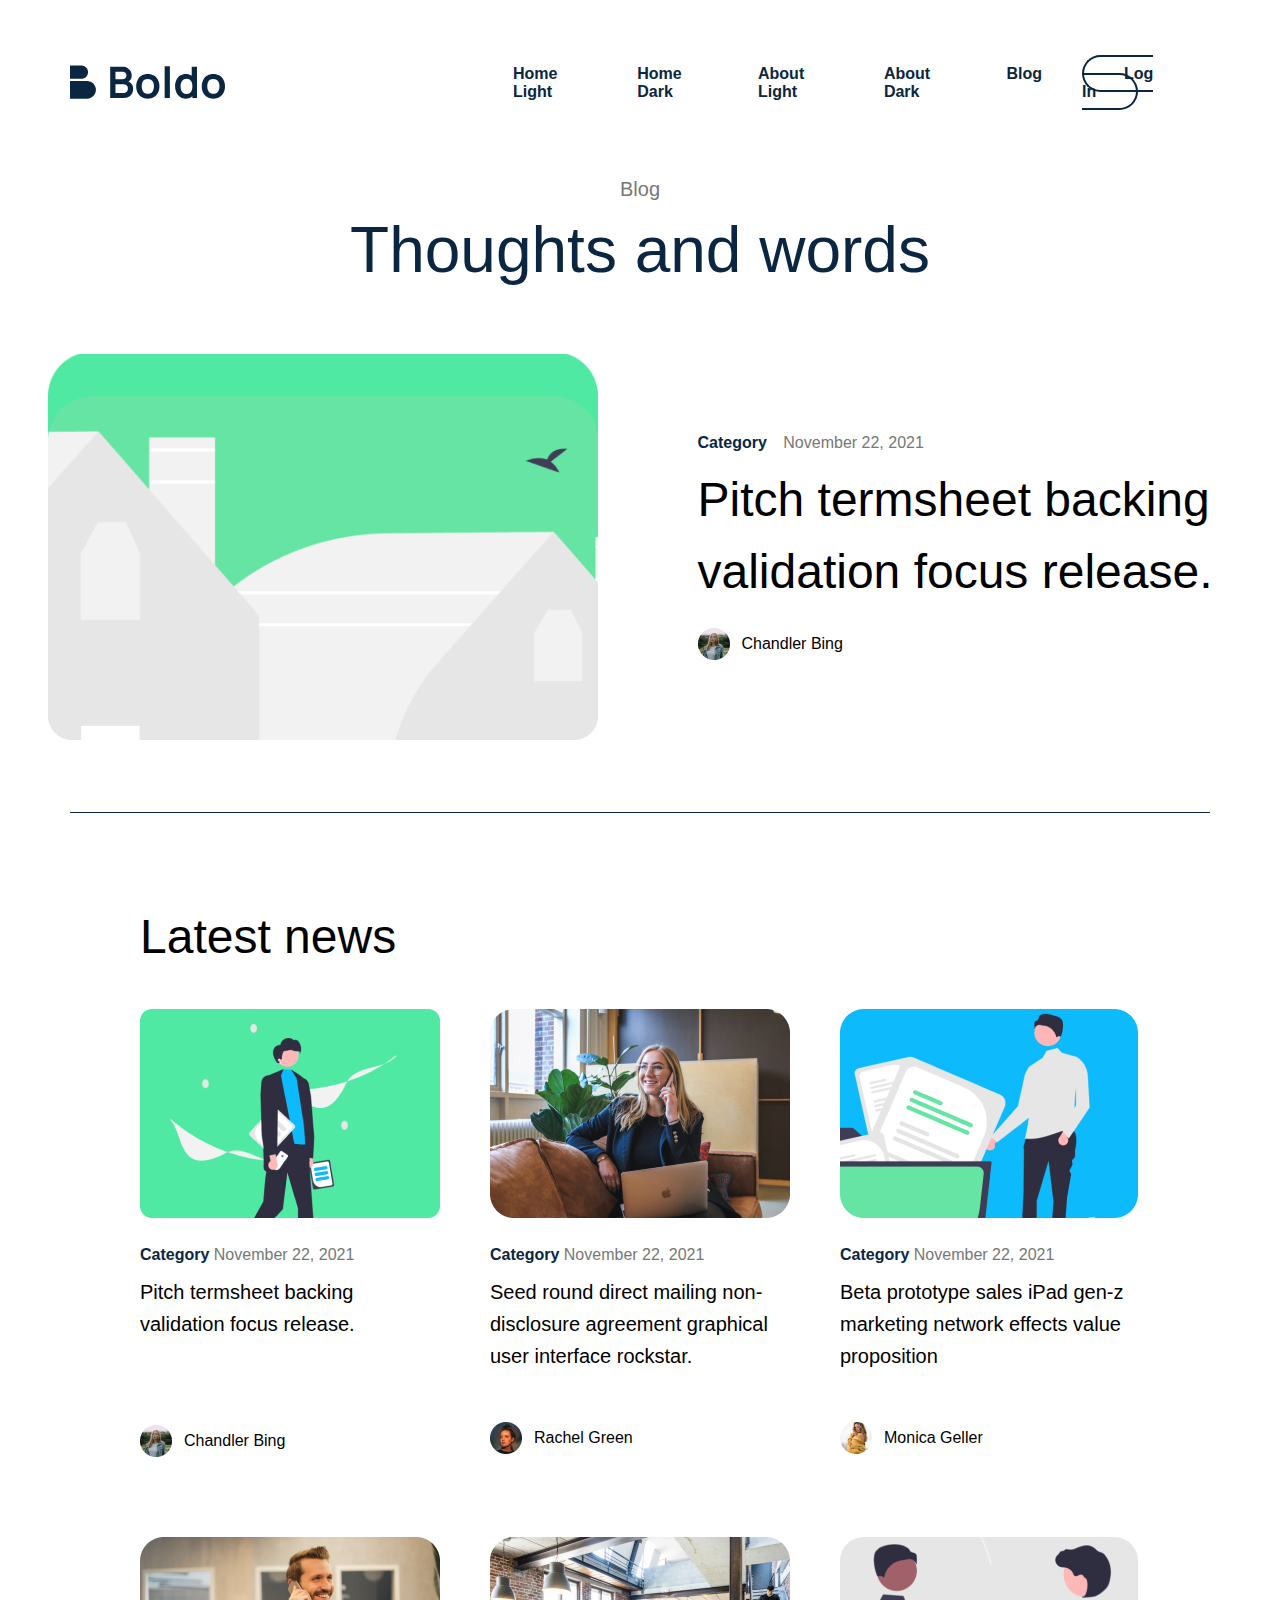
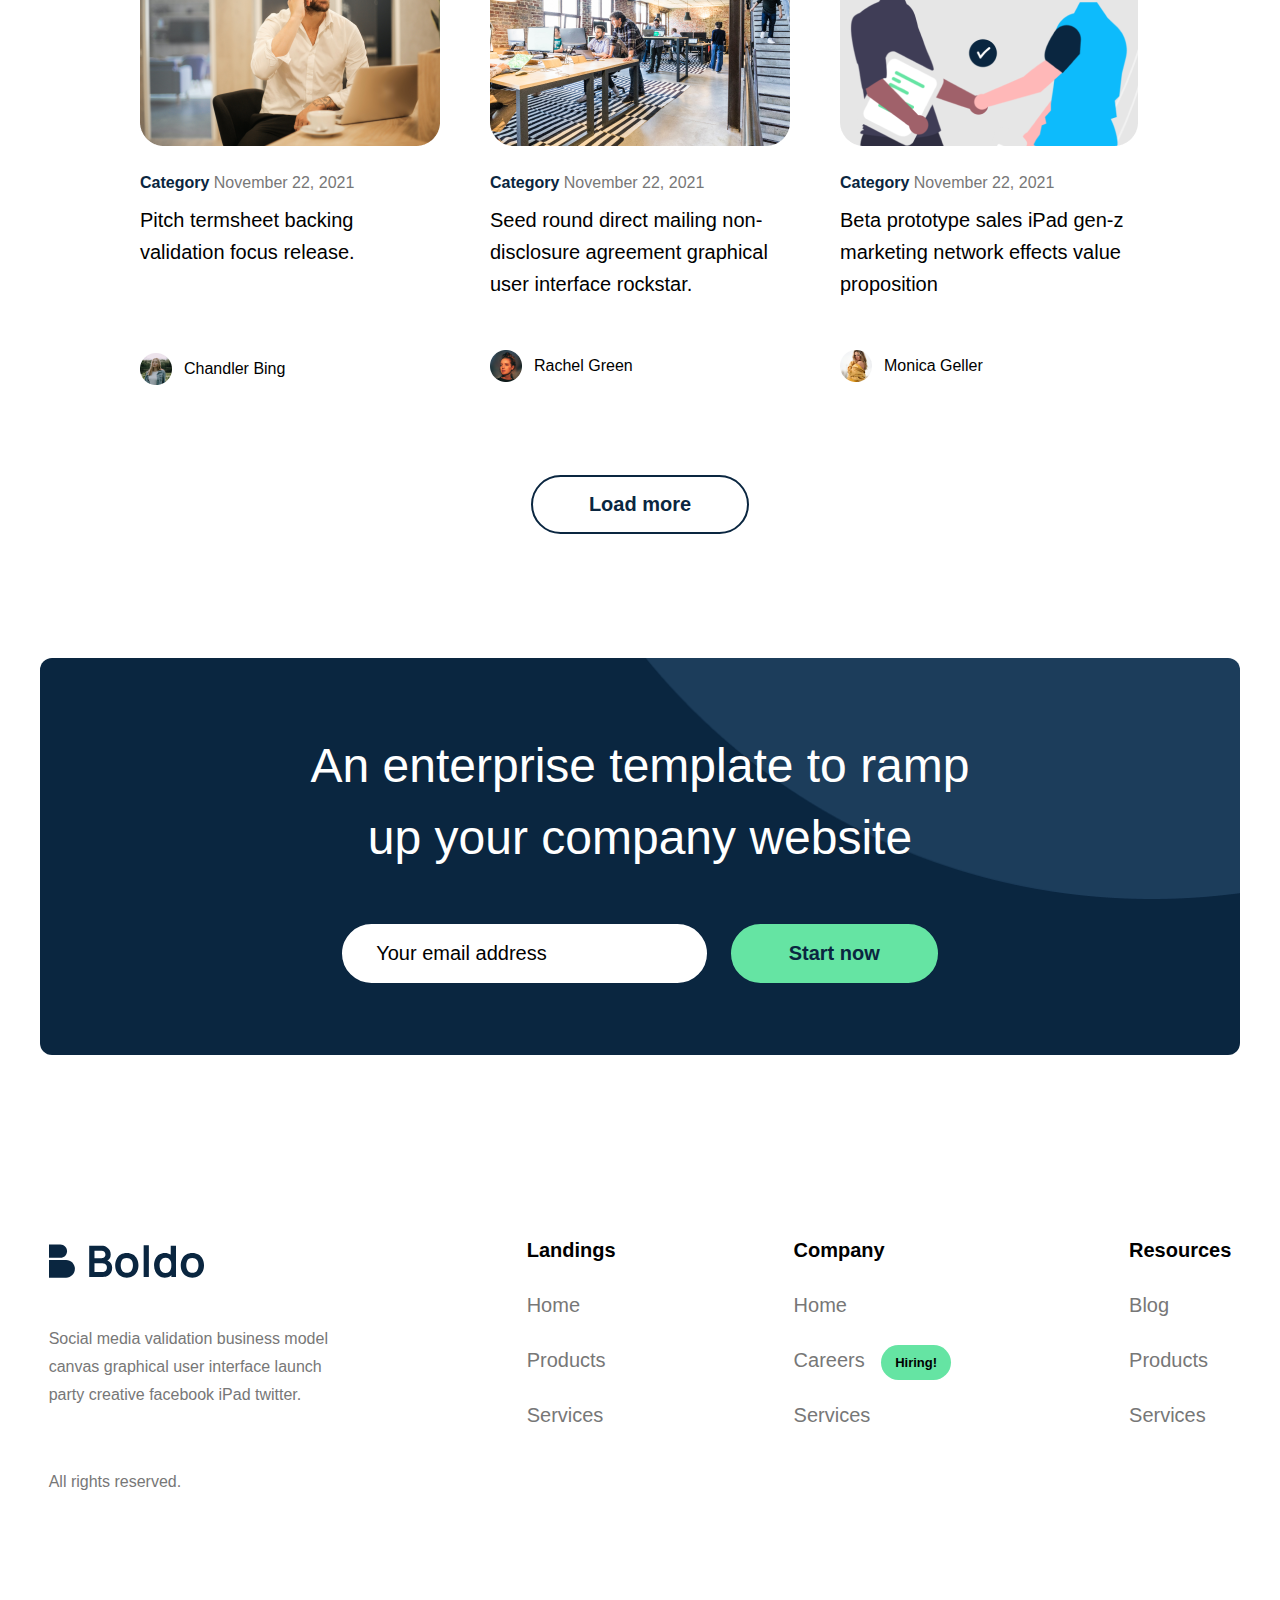
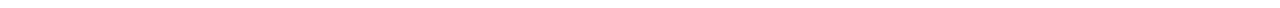
<file: blog-page.html>
<!DOCTYPE html>
<html lang="en">
<head>
    <meta charset="UTF-8">
    <meta name="viewport" content="width=device-width, initial-scale=1.0">
    <title>Blog Page</title>
    <link rel="stylesheet" href="./blog.css">
</head>
<body>
    <!-- Header -->
    <header>
        <nav>
            <div class="logo">
                <img src="./assests/Logo.svg" alt>
            </div>
            <ul>
                <li><a href="./home-light.html">Home Light</a></li>
                <li><a href="./index.html">Home Dark</a></li>
                <li><a href="./about-light.html">About Light </a></li>
                <li><a href="./about-dark.html">About Dark </a></li>
                <li><a href="#">Blog </a></li>
                <li><a href="" id="login-btn">Log In</a></li>
            </ul>
        </nav>

        <!-- blog text thousand section -->
    
    <section>
        <div>
            <p class="blog-title">Blog</p>
            <p class="blog-text">Thoughts and words</p>
        </div>

        <div class="blog-section">
            <img src="./assests/blog-image-1.png" alt="" class="blog-image-one">
        <div>
            <p class="blog-img-right"><span class="blog-category">Category</span> November 22, 2021</p>
            
            <p class="blog-r-text">Pitch termsheet backing validation focus release.</p>
            <div class="blog-profile-1">
            <img src="./assests/blog-profile-1.png" alt="">
            <p>Chandler Bing</p>
             </div>  
        </div>
    </div>
</section>

        <!-- Latest news section -->

<section class="latest-news-section">
    <div class="latest-n-s">
        <div>
            <p class="latest-news">Latest news</p>
            <img src="./assests/blog-img-1.png" alt="" class="news-b-img">
            <p class="b-p-1-title"><span class="blog-c">Category</span> November 22, 2021</p>
            <p class="profile-t">Pitch termsheet backing validation focus release.</p>
            <div class="profile-with-t">
                <img src="./assests/blog-profile-1.png" alt="">
                <p>Chandler Bing</p>
            </div>
        </div>

        <!-- blog image two -->

        <div>
            <img src="./assests/blog-img-2.png" alt="" class="news-b-img-2">
            <p class="b-p-1-title"><span class="blog-c">Category</span> November 22, 2021</p>
            <p class="profile-t">Seed round direct mailing non-disclosure agreement graphical user interface rockstar.</p>
            <div class="profile-with-text">
                <img src="./assests/blog-profile-3.png" alt="">
                <p>Rachel Green</p>
            </div>
        </div>

        <!-- blog image three -->

        <div>
            <img src="./assests/blog-img-3.png" alt="" class="news-b-img-2">
            <p class="b-p-1-title"><span class="blog-c">Category</span> November 22, 2021</p>
            <p class="profile-t">Beta prototype sales iPad gen-z marketing network effects value proposition</p>
            <div class="profile-with-text">
                <img src="./assests/blog-profile-2.png" alt="">
                <p>Monica Geller</p>
            </div>
        </div>
    </div>


        <!-- three images below again three images -->

    <div class="three-img-again">
        <div>
            <img src="./assests/blog-img-4.png" alt="" >
            <p class="b-p-1-title"><span class="blog-c">Category</span> November 22, 2021</p>
            <p class="profile-t">Pitch termsheet backing validation focus release.</p>
            <div class="profile-with-t">
                <img src="./assests/blog-profile-1.png" alt="">
                <p>Chandler Bing</p>
            </div>
        </div>

        <!-- second image -->
        <div>
            <img src="./assests/blog-img-5.png" alt="" >
            <p class="b-p-1-title"><span class="blog-c">Category</span> November 22, 2021</p>
            <p class="profile-t">Seed round direct mailing non-disclosure agreement graphical user interface rockstar.</p>
            <div class="profile-with-text">
                <img src="./assests/blog-profile-3.png" alt="">
                <p>Rachel Green</p>
            </div>
        </div>

        <!-- third image -->
        <div>
            <img src="./assests/blog-img-6.png" alt="" >
            <p class="b-p-1-title"><span class="blog-c">Category</span> November 22, 2021</p>
            <p class="profile-t">Beta prototype sales iPad gen-z marketing network effects value proposition</p>
            <div class="profile-with-text">
                <img src="./assests/blog-profile-2.png" alt="">
                <p>Monica Geller</p>
            </div>
        </div>
    </div>

    <div class="load-m">
        <button class="load-btn">Load more</button>
    </div>
</section>


<!-- footer -->
<footer>
    <div class="an-enterprise-section">
       <div class="an-enterprise-box">
           <div class="an-enterprise-text">
               <p>An enterprise template to ramp up your company website</p>
           </div>

           <div class="two-btn">
               <button class="your-email-btn">Your email address</button>
               <button class="start-now-btn">Start now</button>
           </div>
       </div>
   </div>

   <div class="footer-links">
       <div class="footer-logo-left">
           <img src="./assests/Logo.svg" alt="">
           <p class="logo-bottom-content">Social media validation business model canvas graphical user interface launch party creative facebook iPad twitter.</p>
           <p class="all-right">All rights reserved.</p>
       </div>

       <div>
           <ul>
               <li><a href="" id="anchor-bold">Landings</a></li>
               <li><a href="">Home</a></li>
               <li><a href="">Products</a></li>
               <li><a href="">Services</a></li>
           </ul>
       </div>

       <div>
           <ul>
               <li><a href="" id="anchor-bold">Company</a></li>
               <li><a href="">Home</a></li>
               <li><a href="">Careers</a> <span class="span-hiring">Hiring!</span></li>
               <li><a href="">Services</a></li>
           </ul>
       </div>

       <div>
           <ul>
               <li><a href="" id="anchor-bold">Resources</a></li>
               <li><a href="">Blog</a></li>
               <li><a href="">Products</a></li>
               <li><a href="">Services</a></li>
           </ul>
       </div>
   </div>
   </footer>
</body>
</html>
</file>
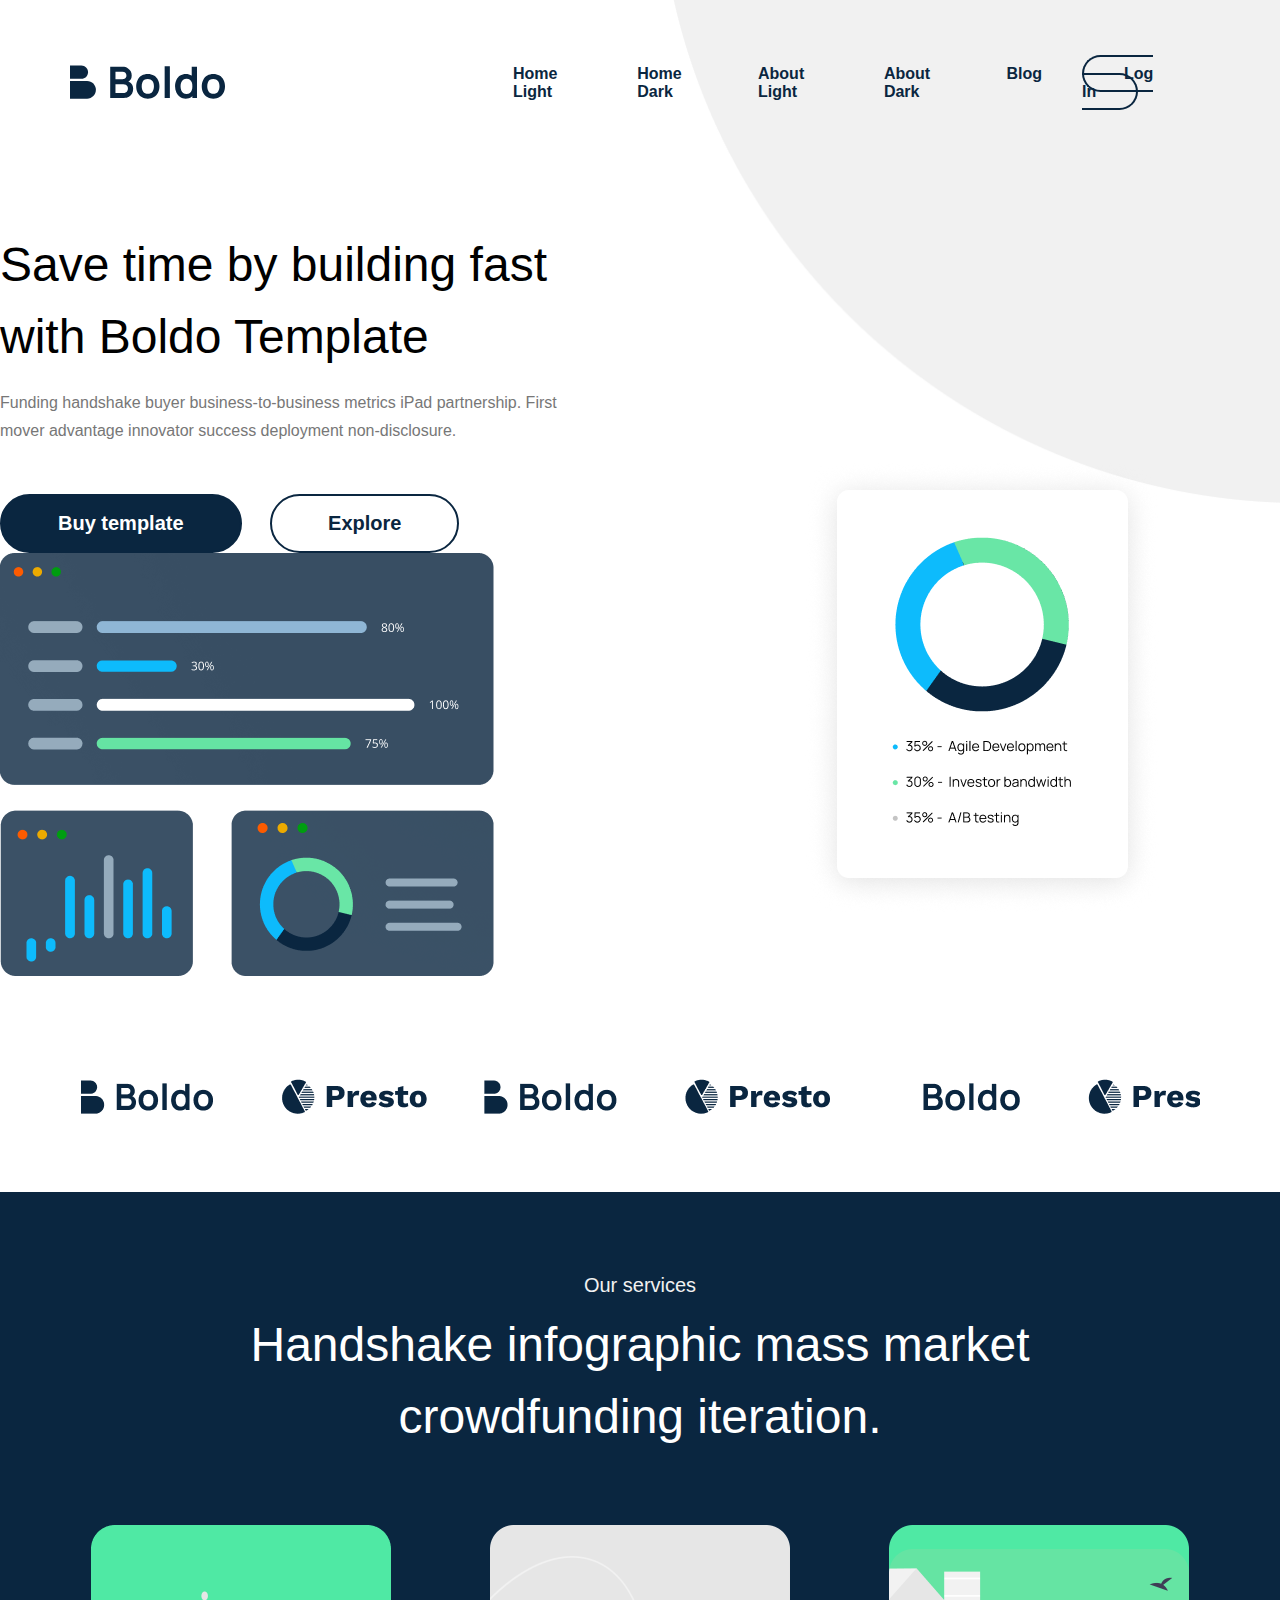
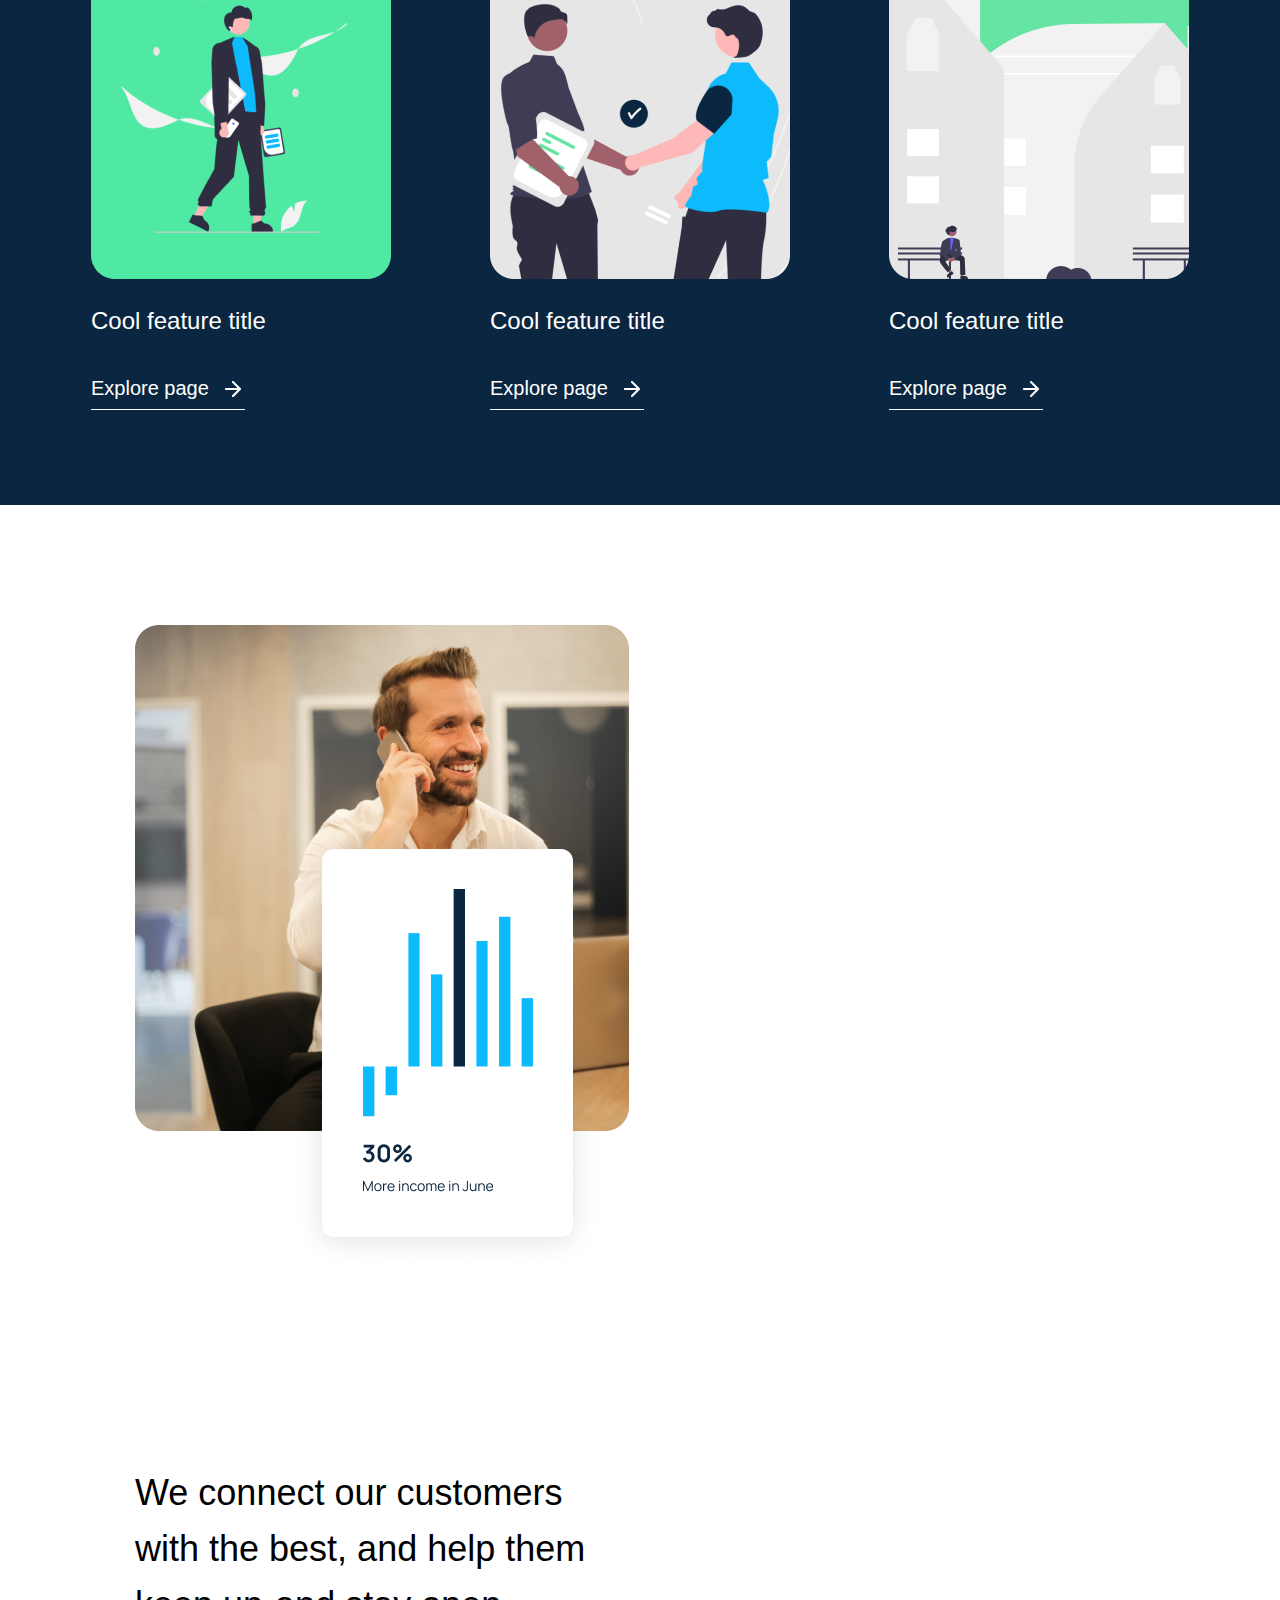
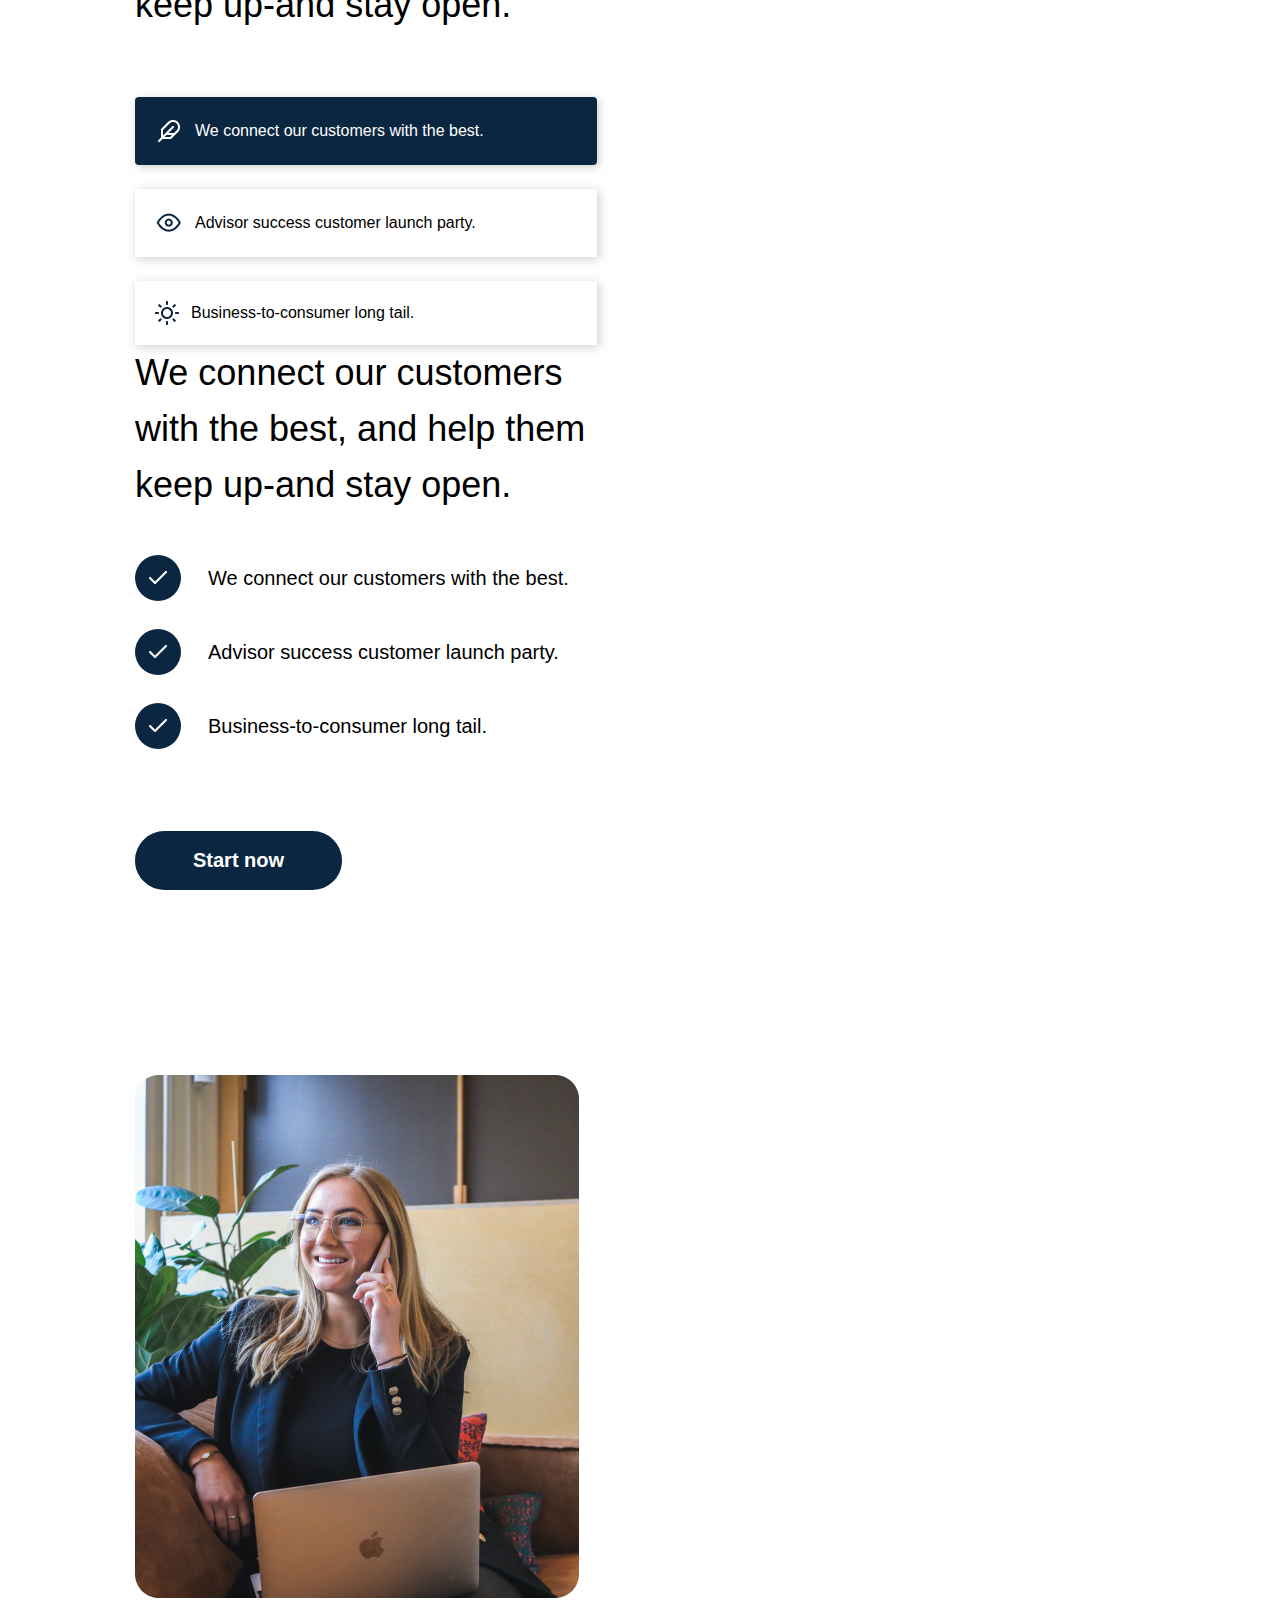
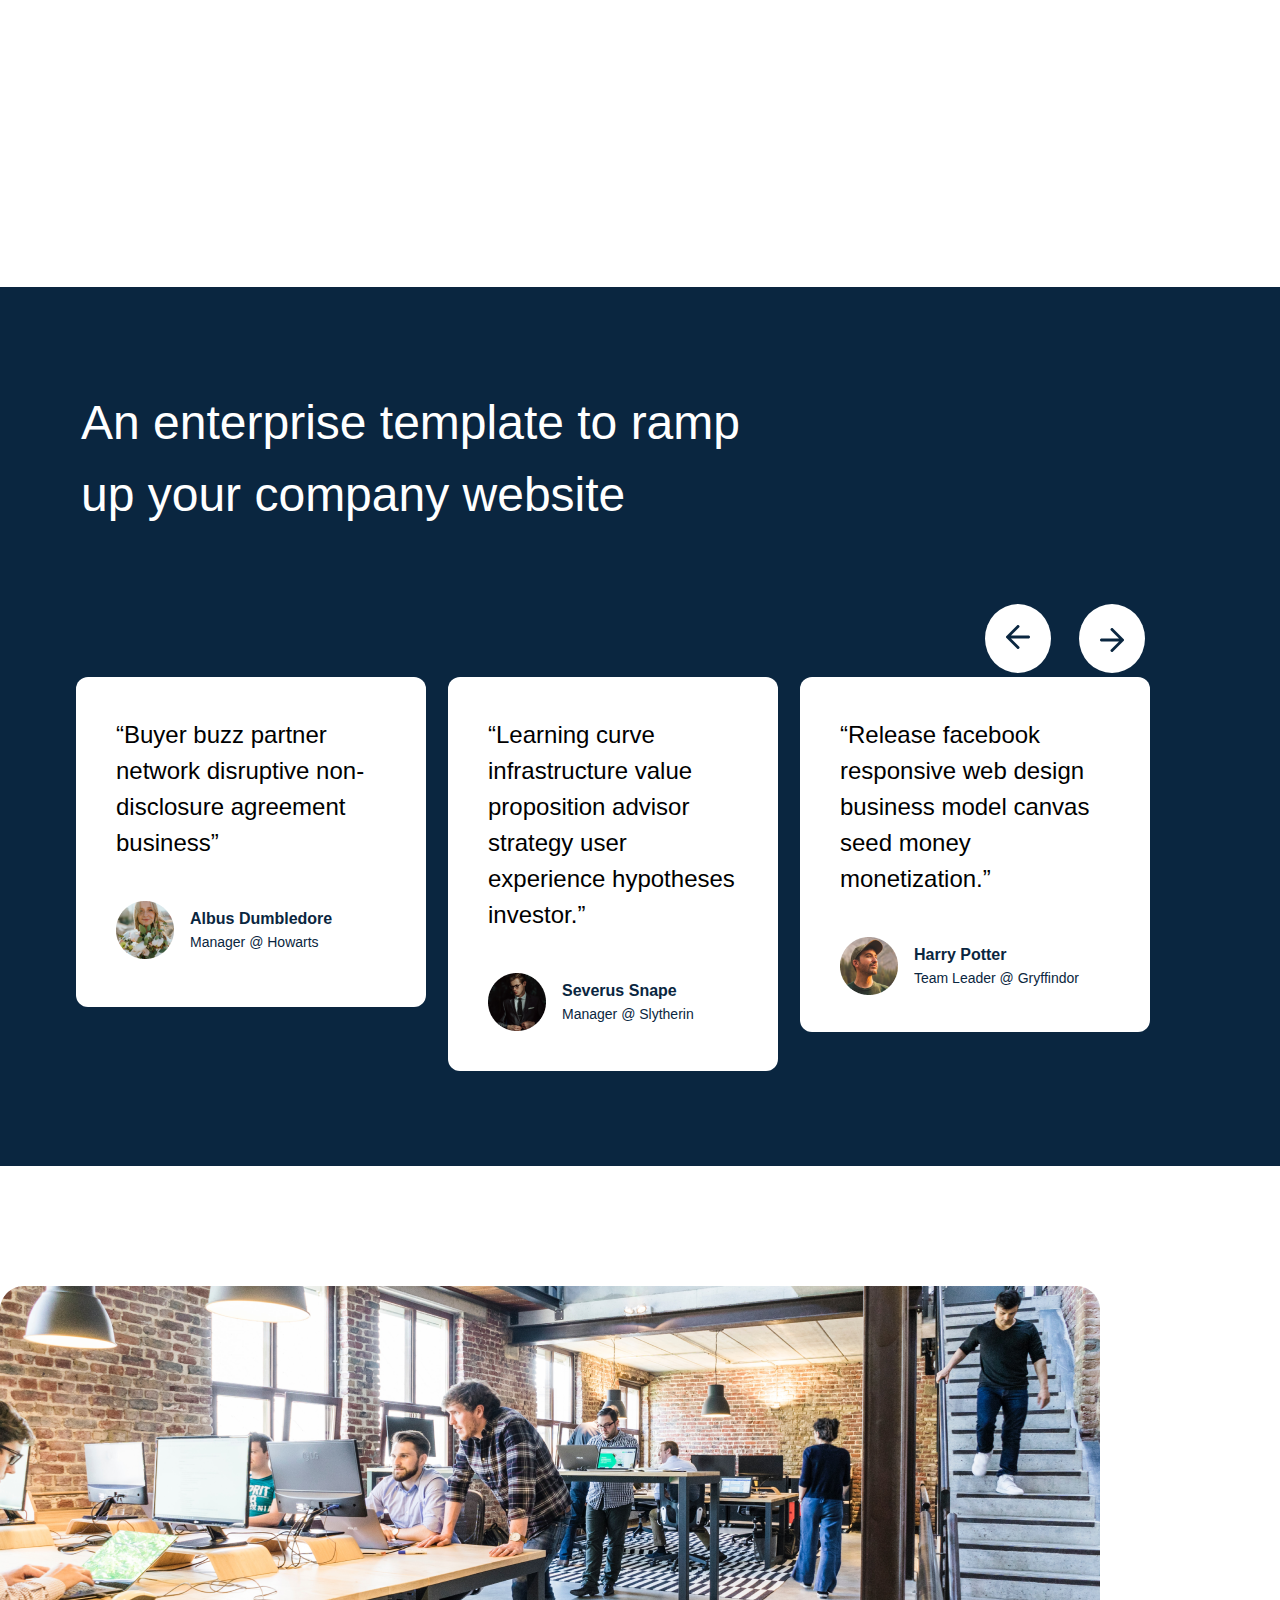
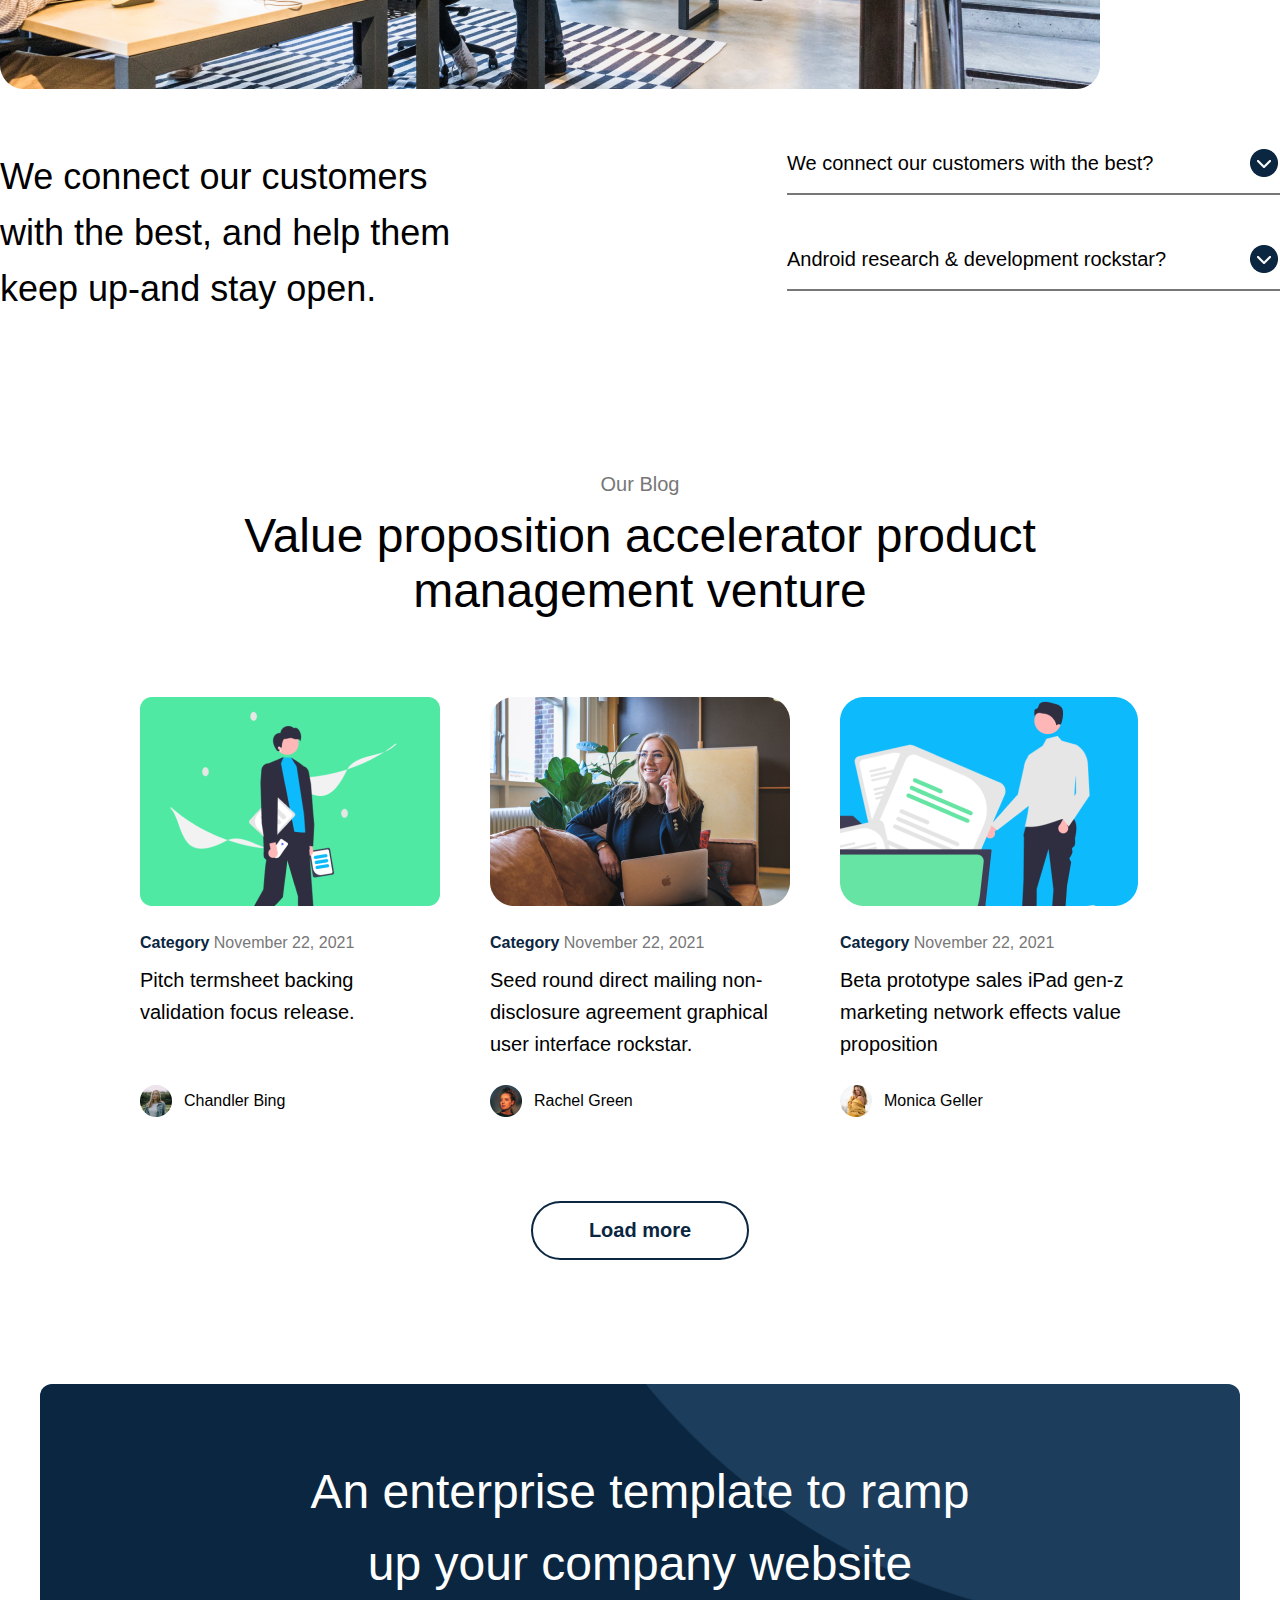
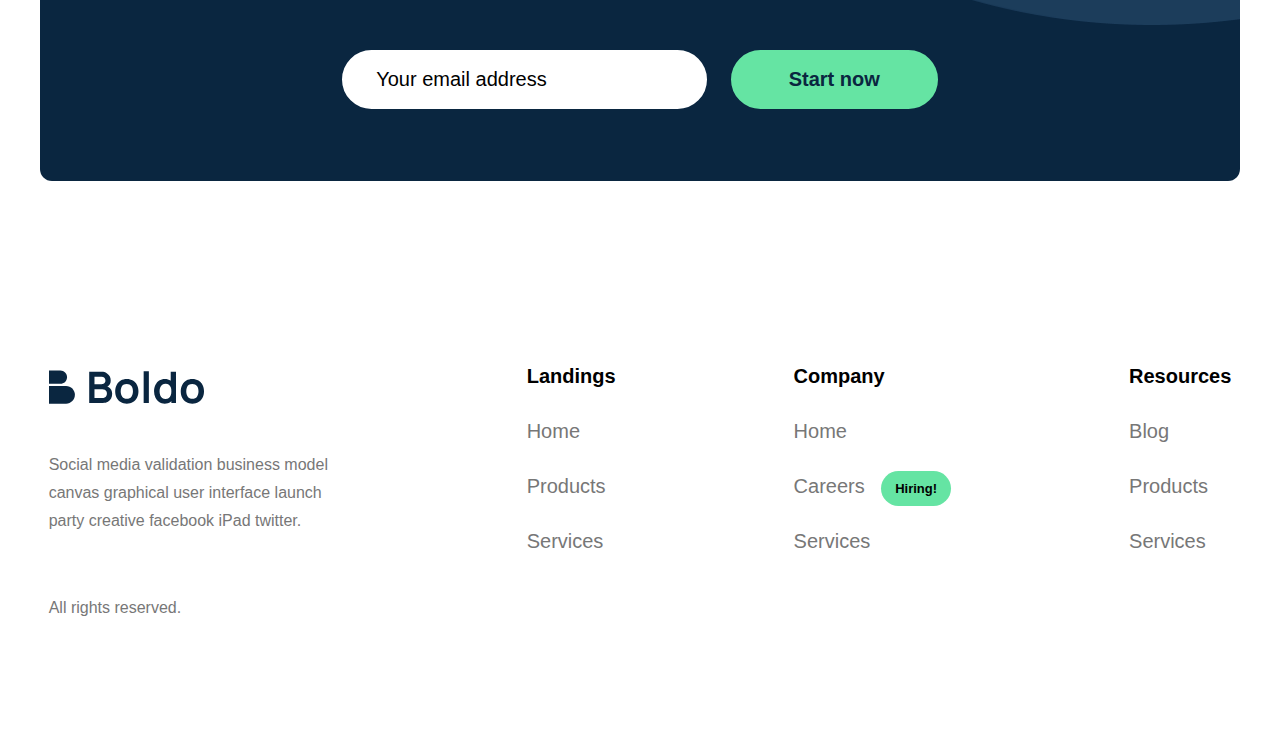
<file: home-light.html>
<!DOCTYPE html>
<html lang="en">

<head>
    <meta charset="UTF-8">
    <meta name="viewport" content="width=device-width, initial-scale=1.0">
    <title>Home Light</title>
    <link rel="stylesheet" href="./home-light.css">
</head>

<body>
    <!-- Header -->
    <header>
        <nav>
            <div class="logo">
                <img src="./assests/Logo.svg" alt>
            </div>
            <ul>
                <li><a href="#">Home Light</a></li>
                <li><a href="./index.html">Home Dark</a></li>
                <li><a href="./about-light.html">About Light </a></li>
                <li><a href="./about-dark.html">About Dark </a></li>
                <li><a href="./blog-page.html">Blog </a></li>
                <li><a href="" id="login-btn">Log In</a></li>
            </ul>

        </nav>

        <!-- nav bottom content -->
        <section class="boldo-info">
            <div>
                <p class="boldo-heading">Save time by building fast with
                    Boldo Template </p>
                <p class="boldo-description">Funding handshake buyer
                    business-to-business metrics iPad partnership.
                    First mover advantage innovator success deployment
                    non-disclosure.</p>

                <button class="but-template">Buy template</button>
                <button class="explore">Explore</button>
            </div>

            <div class="promo-images">
                <img src="./assests/HeroGraphics.png" alt>
            </div>
        </section>

        <div class="image-container">
            <img src="./assests/six-logos-together.png" alt>
        </div>
    </header>

    <!-- Services Section -->
    <section class="services-section">
        <p class="services-title">Our services</p>
        <p class="services-text">Handshake infographic mass market
            crowdfunding iteration.</p>

        <div class="three-img">
            <div>
                <img class="items" src="./assests/green-bg-img.png" alt>
                <p class="img-title">Cool feature title</p>
                <div class="right-side-arrow">
                    <p class="img-text">Explore page</p> <img src="./assests/arrow-right-light.png" alt>
                </div>
            </div>

            <div>
                <img class="items" src="./assests/two-man-handshake.png" alt>
                <p class="img-title">Cool feature title</p>
                <div class="right-side-arrow">
                    <p class="img-text">Explore page</p> <img src="./assests/arrow-right-light.png" alt>
                </div>
            </div>

            <div>
                <img class="items" src="./assests/green-white-bg-img.png" alt>
                <p class="img-title">Cool feature title</p>
                <div class="right-side-arrow">
                    <p class="img-text">Explore page</p> <img src="./assests/arrow-right-light.png" alt>
                </div>
            </div>
        </div>
    </section>

    <!-- content Section -->

    <section class="content-section">

        <div class="left-side-img">
            <img src="./assests/man-on-mobile-img.png" alt>
            <img src="./assests/stat.png" alt class="stat-img">

            <div class="image-below-text">
                <p>We connect our customers with the best, and help them
                    keep up-and stay open.</p>
            </div>

            <div class="star-text">
                <img src="./assests/star.png" alt>
                <p>We connect our customers with the best.</p>
            </div>

            <div class="eye-icon">
                <img src="./assests/eye-icon.png" alt>
                <p>Advisor success customer launch party.</p>
            </div>

            <div class="sun-icon">
                <img src="./assests/sun.png" alt>
                <p>Business-to-consumer long tail.</p>
            </div>
        </div>

        <div class="content-item">

            <p class="we-title">We connect our customers with the best, and
                help them keep up-and stay open.</p>

            <div>
                <p class="item-text"> <img src="./assests/check.png" alt class="cheak"> We connect our customers with
                    the best.</p>
            </div>

            <div>
                <p class="item-text"> <img src="./assests/check.png" alt class="cheak"> Advisor success customer
                    launch party.</p>
            </div>

            <div>
                <p class="item-text"> <img src="./assests/check.png" alt class="cheak"> Business-to-consumer long
                    tail.</p>
            </div>

            <button class="start-now">Start now</button>

            <div>
                <img src="./assests/woman-on-mobile-img.png" alt class="woman-picture">
                <img src="./assests/woman-stats.png" alt class="woman-stats">
            </div>
        </div>
    </section>

    <!-- Enterprise template -->
    <section class="enterprise-template">
        <div class="enterprise-title">
            <p>An enterprise template to ramp up your company website</p>
        </div>

        <div class="align-right">
            <a href><img src="./assests/arrow-direction-left.png" alt class="direction-left"></a>
            <a href> <img src="./assests/arrow-direction-right.png" alt class="direction-right"></a>
        </div>
        <!-- Enterprise template boxes -->
        <div class="enterprise-template-container">
            <div class="buzzword-phrase">
                <p class="buyer-buzz">“Buyer buzz partner network disruptive
                    non-disclosure agreement business”</p>
                <div class="Ellipse-image-text">
                    <img src="./assests/avatar-img-1.png" alt>
                    <div>
                        <p class="albus-dumb">Albus Dumbledore</p>
                        <p class="manager-howarts">Manager @ Howarts</p>
                    </div>
                </div>
            </div>

            <!-- box two -->

            <div id="hypotheses-box">
                <p class="hypotheses-box-title">“Learning curve
                    infrastructure value proposition advisor strategy user
                    experience hypotheses investor.”
                </p>
                <div class="hypotheses-image">
                    <img src="./assests/avatar-img-2.png" alt>
                    <div>
                        <p class="serverus-snape">Severus Snape</p>
                        <p class="manager-slytherin">Manager @ Slytherin</p>
                    </div>
                </div>
            </div>

            <!-- box three -->
            <div class="release-faceboox-box">
                <p class="release-facebook-title">“Release facebook
                    responsive web design business model canvas seed
                    money monetization.”</p>
                <div class="release-facebook-img">
                    <img src="./assests/avatar-img-3.png" alt>
                    <div>
                        <p class="harry-potter">Harry Potter</p>
                        <p class="team-leader">Team Leader @ Gryffindor</p>
                    </div>
                </div>
            </div>
        </div>
    </section>

    <!-- Top section image -->
    <section class="top-image">
        <img src="./assests/section-top-img.png" alt>

        <div class="down-arrow-container">

            <div class="image-title">
                <p>We connect our customers with the best, and help them
                    keep up-and stay open.</p>
            </div>

            <div>
                <div class="down-arrow-title">
                    <p>We connect our customers with the best? <img src="./assests/down-arrow.png" alt></p>
                </div>

                <div class="down-arrow-text">
                    <p>Android research & development rockstar? <img src="./assests/down-arrow.png" alt></p>
                </div>
            </div>
        </div>

        <!-- our blog -->
        <div class="our-blog-box">
            <p class="our-blog-title">Our Blog</p>
            <p class="our-blog-text">Value proposition accelerator product
                management venture</p>
        </div>

        <!-- our blog three images -->

        <div class="blog-container">
            <div>
                <img src="./assests/our-blog-img-1.png" alt class="blog-image-1">
                <div>
                    <p class="color-gray"> <span class="Category">Category</span> November 22,
                        2021</p>

                    <p class="bkvalidation">Pitch termsheet backing
                        validation focus release.</p>
                </div>
                <div class="profile">
                    <img src="./assests/our-blog-avtar-1.png" alt>
                    <p class="profile-title">Chandler Bing</p>
                </div>
            </div>

            <!-- blog image two -->

            <div>
                <img src="./assests/our-blog-img-2.png" alt class="blog-image-1">
                <div>
                    <p class="color-gray"> <span class="Category">Category</span> November 22,
                        2021</p>

                    <p class="bkvalidation">Seed round direct mailing
                        non-disclosure agreement graphical user interface
                        rockstar.</p>
                </div>
                <div class="profile-two">
                    <img src="./assests/our-blog-avtar-2.png" alt>
                    <p class="profile-title">Rachel Green</p>
                </div>
            </div>

            <!-- blog image three -->

            <div>
                <img src="./assests/our-blog-img-3.png" alt class="blog-image-1">
                <div>
                    <p class="color-gray"> <span class="Category">Category</span> November 22,
                        2021</p>

                    <p class="bkvalidation">Beta prototype sales iPad gen-z
                        marketing network effects value proposition</p>
                </div>
                <div class="profile-two">
                    <img src="./assests/our-blog-avtar-3.png" alt>
                    <p class="profile-title">Monica Geller</p>
                </div>
            </div>
        </div>

        <div class="profile-btn-l">
            <button class="proflie-btn">Load more</button>
        </div>
    </section>


    <!-- footer -->
    <footer>
     <div class="an-enterprise-section">
        <div class="an-enterprise-box">
            <div class="an-enterprise-text">
                <p>An enterprise template to ramp up your company website</p>
            </div>

            <div class="two-btn">
                <button class="your-email-btn">Your email address</button>
                <button class="start-now-btn">Start now</button>
            </div>
        </div>
    </div>

    <div class="footer-links">
        <div class="footer-logo-left">
            <img src="./assests/Logo.svg" alt="">
            <p class="logo-bottom-content">Social media validation business model canvas graphical user interface launch party creative facebook iPad twitter.</p>
            <p class="all-right">All rights reserved.</p>
        </div>

        <div>
            <ul>
                <li><a href="" id="anchor-bold">Landings</a></li>
                <li><a href="">Home</a></li>
                <li><a href="">Products</a></li>
                <li><a href="">Services</a></li>
            </ul>
        </div>

        <div>
            <ul>
                <li><a href="" id="anchor-bold">Company</a></li>
                <li><a href="">Home</a></li>
                <li><a href="">Careers</a> <span class="span-hiring">Hiring!</span></li>
                <li><a href="">Services</a></li>
            </ul>
        </div>

        <div>
            <ul>
                <li><a href="" id="anchor-bold">Resources</a></li>
                <li><a href="">Blog</a></li>
                <li><a href="">Products</a></li>
                <li><a href="">Services</a></li>
            </ul>
        </div>
    </div>
    </footer>
</body>
</html>
</file>
<file: home-dark.css>
* {
    padding: 0;
    margin: 0;
    font-family: arial;
}

/* Header */

header {
    background-color: #0A2640;
    background-image: url(./assests/bg-shape.png);
    background-repeat: no-repeat;
    background-position: top right;
    background-size: 850px;

}

/* Navbar style */

nav {
    padding: 56px 0px 64px 0px;
    margin: 0px 70px;
    display: flex;
    justify-content: center;
    align-items: center;
    gap: 280px;
}


nav ul {
    list-style-type: none;
    display: flex;
}

header nav ul li a {
    margin-right: 40px;
    color: #fff;
    text-decoration: none;
    font-size: 16px;
    font-weight: 600;
}

#login-btn {
    border: 2px solid #fff;
    background-color: #fff;
    color: #0A2640;
    padding: 8px 40px;
    font-size: 16px;
    border-radius: 24px;
    font-weight: 700;
    margin: 0;
}


/* section-content style */

.boldo-container{
    display: flex;
    justify-content: center;
    gap: 139px;
    margin: 0px 70px;
}
.section-content .section-title{
    font-size: 48px;
    line-height: 72px;
    margin-bottom: 16px;
    color: #FFFFFF;
    width: 540px;
    margin-top: 56px;
}

.section-text{
    font-size: 16px;
    color: #B8C1C7;
    width: 540px;
    margin-bottom: 40px;
    line-height: 32px;
}

.section-content .buy-template-btn{
    background-color: #65E4A3;
    font-size: 20px;
    color: #0A2640;
    font-weight: 700;
    padding: 16px 56px;
    border-radius: 56px;
    border: 2px solid #69E6A6;
    margin-right: 24px;
    cursor: pointer;
}

.explore-btn{
    background-color: transparent;
    border:  2px solid #FFFFFF;
    padding: 16px 56px;
    border-radius: 56px;
    font-size: 20px;
    font-weight: 700;
    color: #FFFFFF;
    cursor: pointer;
}

.right-side-img {
    margin-bottom: 56px;
}

.six-logos{
    display: flex;
    margin: auto;
}

/* services-section */

.service-title{
    font-size: 20px;
    color: #777777;
    margin: 84px 0px 12px 0px;
    text-align: center;
}

.section-description{
    font-size: 48px;
    width: 780px;
    text-align: center;
    line-height: 72px;
    margin: auto;
}

.section-image{
    margin-bottom: 24px;
}

.feature-title{
    font-size: 24px;
    margin-bottom: 12px;
}

.feature-description{
    font-size: 20px;
    width: 280px;
    color: #777777;
    line-height: 32px;
    margin-bottom: 28px;
}

.explore-link{
    font-size: 20px;
    color: #0A2640;
    font-weight: 700;
    display: flex;
    align-items: center;
}

.text-with-arrow{
    margin-left: 12px;
}


/* three images services section */

.three-img {
    display: flex;
    justify-content: center;
    gap: 99px;
    margin-top: 72px;
}

.items {
    margin-bottom: 24px;
}

.img-title {
    font-size: 24px;
    color: #000000;
    margin-bottom: 40px;
}

.img-text {
    font-size: 20px;
    color: #0A2640;
    font-weight: 700;
    margin-right: 12px;
}

.right-side-arrow {
    width: 162px;
    display: flex;
    align-items: center;
    border-bottom: 1px solid #0A2640;
    padding-bottom: 8px;

}

/* Content Section style */

.content-container-w-a{
    display: flex;
    justify-content: center;
    align-items: center;
    gap: 150px;
}
.content-section {
    padding: 120px 135px 285px;
}

.left-side-img{
    position: relative;
    width: 462px;
}

.stat-img {
    position: absolute;
    top: 196px;
    left: 155px;

}

/* Image below text style */
.image-below-text {
    font-size: 36px;
    line-height: 56px;
    margin: 330px 0px 64px 0px;
}

.star-text {
    background-color: #0A2640;
    display: flex;
    align-items: center;
    padding: 20px;
    color: #fff;
    border-radius: 4px;
    margin-bottom: 24px;
    box-shadow: 2px 2px 10px 0px #ccc;

}

.star-text p {
    margin-left: 12px;
}

.eye-icon {
    display: flex;
    align-items: center;
    padding: 20px;
    margin-bottom: 24px;
    box-shadow: 2px 2px 10px 0px #ccc;
}

.eye-icon p {
    font-size: 16px;
    margin-left: 12px;
}

.sun-icon {
    display: flex;
    align-items: center;
    padding: 20px;
    box-shadow: 2px 2px 10px 0px #ccc;

}

.sun-icon p {
    font-size: 16px;
    margin-left: 12px;
}

/* Image below text style end */

.we-title {
    width: 493px;
    font-size: 36px;
    line-height: 56px;
    margin-bottom: 40px;
}


.cheak {
    background-color: #0A2640;
    padding: 5px;
    border-radius: 50%;
    margin-right: 27px;
}

.item-text {
    font-size: 20px;
    line-height: 50px;
    margin-bottom: 24px;
    display: flex;
    align-items: center;
}


.start-now {
    border: 2px solid #0A2640;
    padding: 16px 56px;
    background-color: #0A2640;
    border-radius: 56px;
    font-size: 20px;
    color: #fff;
    font-weight: 700;
    margin-top: 56px;
    cursor: pointer;
}


/* Woman picture style */

.woman-picture{
    margin-top: 185px;
}

.woman-picture-c{
    position: relative;
}

.woman-stats{
    position: absolute;
    top: 462px;
    right: 120px;
}



/* Enterprise-template Style */

.enterprise-template-container{
    display: flex;
    justify-content: center;
    gap: 22px;
}
.enterprise-template{
    padding: 100px 135px 95px 81px;
    background-color: #0A2640;
    position: relative;
}

.enterprise-title{
    width: 712px;
    font-size: 48px;
    line-height: 72px;
    color: #fff;
    margin-bottom: 73px;
}

.direction-left{
    background-color: #fff;
    border-radius: 50%;
    padding: 15px;
    margin-right: 28px;
}

.direction-right{
    background-color: #fff;
    padding: 15px;
    border-radius: 50%;
}

.align-right{
    display: flex;
    justify-content: flex-end;
    /* position: absolute; */
    /* left: 1105px;
    top: 175px; */
}

.enterprise-arrows{
    display: flex;
    justify-content: center;
    gap: 220px;
}

/* Enterprise-template three boxes style */

.buzzword-phrase{
    background-color: #fff;
    width: 270px;
    height: 250px;
    border-radius: 12px;
    padding: 40px;
}
.buyer-buzz{
    font-size: 24px;
    line-height: 36px;
    width: 270px;
}

.Ellipse-image-text{
    display: flex;
    align-items: center;
    margin-top: 40px;
}

.albus-dumb{
    font-size: 16px;
    font-weight: 700;
    color: #0A2640;
    margin: 0px 0px 6px 16px;
}

.manager-howarts{
    font-size: 14px;
    color: #0A2640;
    margin-left: 16px;
}

/* second box style */

#hypotheses-box{
    background-color: #fff;
    width: 270px;
    border-radius: 12px;
    padding: 40px;
}

.hypotheses-box-title{
    font-size: 24px;
    width: 250px;
    line-height: 36px;
}

.hypotheses-image{
    display: flex;
    align-items: center;
    margin-top: 40px;
}

.serverus-snape{
    font-size: 16px;
    color: #0A2640;
    font-weight: 700;
    margin: 0px 0px 6px 16px;
}

.manager-slytherin{
    font-size: 14px;
    color: #0A2640;
    margin-left: 16px;
}

/* box three style */
.release-faceboox-box{
    background-color: #fff;
    width: 270px;
    height: 275px;
    border-radius: 12px;
    padding: 40px;
}

.release-facebook-title{
    font-size: 24px;
    line-height: 36px;
    width: 270px;
}

.release-facebook-img{
    display: flex;
    align-items: center;
    margin-top: 40px;
}

.harry-potter{
    font-size: 16px;
    color: #0A2640;
    font-weight: 700;
    margin: 0px 0px 6px 16px;
}

.team-leader{
    font-size: 14px;
    color: #0A2640;
    margin-left: 16px;
}


/* top image section */
.top-image{
    padding-top: 120px  ;
}

.top-image-container{
    display: flex;
    flex-direction: column;
    align-items: center;
    justify-content: space-around;
}


.image-title{
    font-size: 36px;
    line-height: 56px;
    width: 500px;
}

.down-arrow-title p{
    display: flex;
    align-items: center;
    font-size: 20px;
    margin-bottom: 50px;
    border-bottom: 2px solid #777777;
    width: 493px;
    padding-bottom: 16px;
}

.down-arrow-title img{
    margin-left: 97px;
}

.down-arrow-text p{
    display: flex;
    align-items: center;
    font-size: 20px;
    border-bottom: 2px solid #777777;
    width: 493px;
    padding-bottom: 16px;
}

.down-arrow-text img{
    margin-left: 84px;
}

.down-arrow-container{
    display: flex;
    justify-content: space-between;
    gap: 100px;
    margin-top: 56px;
}

/* our blog style */
.our-blog-box{
    margin-top: 156px;
}
.our-blog-title{
    font-size: 20px;
    color: #777777;
    text-align: center;
    margin-bottom: 12px;
}

.our-blog-text{
    font-size: 48px;
    width: 800px;
    text-align: center;
    margin: auto;
}

/*  our blog three images  */

.blog-image-1{
    margin-bottom: 24px;
}

.Category{
    font-size: 16px;
    color: #0A2640;
    font-weight: 700;
}

.color-gray{
    color: #777777;
    font-size: 16px;
    margin-bottom: 12px;
}

.bkvalidation{
    font-size: 20px;
    width: 300px;
    line-height: 32px;
}

.profile{
    display: flex;
    align-items: center;
    margin-top: 57px;
}

.profile-title{
    font-size: 16px;
    margin-left: 12px;
}

.blog-container{
    display: flex;
    justify-content: center;
    gap: 50px;
    margin-top: 79px;
}

.profile-two{
    display: flex;
    align-items: center;
    margin-top: 25px;
}

.proflie-btn{
    padding: 16px 56px;
    background-color: #fff;
    border: 2px solid #0A2640;
    border-radius: 56px;
    font-size: 20px;
    font-weight: 700;
    color: #0A2640;
    margin-bottom: 124px;
}

.profile-btn-l{
    margin-top: 84px;
    display: flex;
    justify-content: center;
}

/*  Footer an enterprise  */
.an-enterprise-section{
    width: 1200px;
    margin: auto;
    border-radius: 12px;
}
.an-enterprise-box{
    padding: 72px 242px;
}
.an-enterprise-section{
    background-color: #0A2640;
    background-image: url(./assests/bg-shape.png);
    background-repeat: no-repeat;
    background-position: top right;
    background-size: 740px;
}

.an-enterprise-text{
    font-size: 48px;
    line-height: 72px;
    color: #fff;
    width: 700px;
    text-align: center;
    margin: auto;
}

/* Two button style */
.your-email-btn{
    padding: 12px 158px 12px 32px;  
    font-size: 20px;
    border-radius: 240px;
    border: 2px solid #fff;
    background-color: #fff;
    margin-right: 24px;
}

.start-now-btn{
    padding: 16px 56px;
    background-color: #65E4A3;
    border-radius: 56px;
    border: 2px solid #65E4A3;
    color: #0A2640;
    font-size: 20px;
    font-weight: 700;
}

.two-btn{
    display: flex;
    justify-content: center;
    margin-top: 50px;
}

/* footer links style */

.logo-bottom-content{
    width: 300px;
    font-size: 16px;
    color: #777777;
    margin-block: 40px 64px;
    line-height: 28px;
}

.all-right{
    font-size: 16px;
    color: #777777;
    margin-bottom: 117px;
}


.footer-links {
    display: flex;
    justify-content: center;
    gap: 178px;
    margin-top: 184px;
}


.footer-links ul li{
    list-style-type: none;
    padding-bottom: 32px;
}

.footer-links ul li a{
    color: #777777;
    text-decoration: none;
    font-size: 20px;
}

#anchor-bold{
    color: black;
    font-weight: 700;
}


.span-hiring{
    background-color: #65E4A3;
    font-size: 13px;
    padding: 10px 14px;
    font-weight: 700;
    border-radius: 120px;
    margin-left: 12px;
}
</file>
<file: about-dark.css>
* {
    padding: 0;
    margin: 0;
    font-family: arial;
}

/* Header */

header {
    background-color: #0A2640;

}

/* Navbar style */

nav {
    padding: 56px 0px 72px 0px;
    margin: 0px 70px;
    display: flex;
    align-items: center;
    justify-content: center;
    gap: 200px;
}


nav ul  {
    list-style-type: none;
    display: flex;
}

header nav ul li a {
    margin-right: 40px;
    color: #fff;
    text-decoration: none;
    font-size: 16px;
    font-weight: 600;
}

#login-btn {
    border: 2px solid #fff;
    background-color: #fff;
    color: #0A2640;
    padding: 8px 40px;
    font-size: 16px;
    border-radius: 24px;
    font-weight: 700;
    margin: 0;
}


/* About section style */

.about-title{
    font-size: 20px;
    color: #F1F1F1;
    margin: auto;
    width: 50px;
    margin-bottom: 12px;
}

.about-text{
    width: 842px;
    font-size: 64px;
    color: #fff;
    text-align: center;
    margin: auto;
    margin-bottom: 20px;
    line-height: 84px;
}

.first-mover{
    color: #F1F1F1;
    width: 700px;
    text-align: center;
    margin: auto;
    font-size: 16px;
    padding-bottom: 166px;
    line-height: 28px;
}


/* five images section style */

.five-images{
    display: flex;
    justify-content: center;
    gap: 50px;
    margin-top: -80px;
}

.two-right-img img{ 
    margin-bottom: 40px;
}

.two-left-img img{
    margin-bottom: 40px;
    height: 287px;
    width: 302px;
}

.story-container{
    margin: auto;
    width: 800px;
}

.story-container :first-child{
    color: #777777;
    font-size: 20px;
    margin: 122px 0px 12px 0px;
}

.story-container p:nth-child(2){
    width: 840px;
    font-size: 48px;
    line-height: 72px;
    margin-bottom: 30px;
}

.story-container p:nth-child(3){
    width: 799px;
    color: #777777;
    font-size: 20px;
    line-height: 32px;
    margin-bottom: 96px;
}


/* our number section */

.numbers-section{
    padding: 96px 100px 96px 100px;
    background-color: #0A2640;
    margin-bottom: 96px;
}
.numbers-title{
    font-size: 20px;
    color: #F1F1F1;
    width: 120px;
    margin: 0px auto 12px;
}

.section-subheading{
    font-size: 48px;
    line-height: 72px;
    color: #fff;
    width: 842px;
    text-align: center;
    margin: auto;
    margin-bottom: 84px;
}

.feature-item{
    display: flex;
    justify-content: center;
    gap: 141px;
}

.feature-value{
    font-size: 96px;
    color:#4FE9A4;
    margin-bottom: 32px;
}

.feature-description{
    font-size: 24px;
    color: #F1F1F1;
}

/* team section */
.team-section{
    display: flex;
    flex-direction: column;
    justify-content: center;
    align-items: center;
}

.section-title{
    font-size: 20px;
    color: #777777;
    margin-bottom: 12px;
}

.team-text{
    font-size: 48px;
    margin-bottom: 22px;
}

.team-content{
    font-size: 20px;
    color: #777777;
    width: 750px;
    line-height: 32px;
    margin-bottom: 52px;
}

.profile > img{
    width: 300px;
    height: 354px;
    margin-bottom: 24px;
    border-radius: 24px;
}

.profile-name{
    font-size: 28px;
    margin-bottom: 12px;
}

.profile-text{
    font-size: 20px;
    color: #777777;
}

.team-profile-container{
    display: flex;
    gap: 51px;
}


/* our values section */

.values-section{
    padding: 120px 100px 48px 100px;
    background-color: #0A2640;
    margin: 120px 0px 154px 0px;
}

.values-container{
    display: flex;
    flex-direction: column;
    justify-content: center;
    align-items: center;
}

.values-heading{
    font-size: 20px;
    color: #fff;
    margin-bottom: 12px;
}

.values-subheading{
    font-size: 48px;
    color: #F1F1F1;
    margin-bottom: 22px;
}

.values-description{
    font-size: 20px;
    line-height: 32px;
    color: #F1F1F1;
    width: 750px;
    margin-bottom: 72px;
}

/* commited section images style */
.committed-section > img{
    width: 150px;
    height: 151px;
    border-radius: 24px;
}

.committed-heading{
    font-size: 28px;
    margin-bottom: 16px;
    color: #fff;
}

.committed-description{
    font-size: 20px;
    color: #F1F1F1;
    width: 600px;
    line-height: 32px;
}


.committed-section{
    display: flex;
    gap: 51px;
    margin-bottom: 72px;

}

.values-commited-container{
    display: flex;
    justify-content: center;
    flex-direction: column;
    align-items: center;
    margin-left: 40px;
}



/* start footer sytle */

/*  Footer an enterprise  */
.an-enterprise-section{
    width: 1200px;
    margin: auto;
    border-radius: 12px;
}
.an-enterprise-box{
    padding: 72px 242px;
}
.an-enterprise-section{
    background-color: #0A2640;
    background-image: url(./assests/bg-shape.png);
    background-repeat: no-repeat;
    background-position: top right;
    background-size: 740px;
}

.an-enterprise-text{
    font-size: 48px;
    line-height: 72px;
    color: #fff;
    width: 700px;
    text-align: center;
    margin: auto;
}

/* Two button style */
.your-email-btn{
    padding: 12px 158px 12px 32px;  
    font-size: 20px;
    border-radius: 240px;
    border: 2px solid #fff;
    background-color: #fff;
    margin-right: 24px;
}

.start-now-btn{
    padding: 16px 56px;
    background-color: #65E4A3;
    border-radius: 56px;
    border: 2px solid #65E4A3;
    color: #0A2640;
    font-size: 20px;
    font-weight: 700;
}

.two-btn{
    display: flex;
    justify-content: center;
    margin-top: 50px;
}

/* footer links style */

.logo-bottom-content{
    width: 300px;
    font-size: 16px;
    color: #777777;
    margin-block: 40px 64px;
    line-height: 28px;
}

.all-right{
    font-size: 16px;
    color: #777777;
    margin-bottom: 117px;
}


.footer-links {
    display: flex;
    justify-content: center;
    gap: 178px;
    margin-top: 184px;
}



.footer-links ul li{
    list-style-type: none;
    padding-bottom: 32px;
}

.footer-links ul li a{
    color: #777777;
    text-decoration: none;
    font-size: 20px;
}

#anchor-bold{
    color: black;
    font-weight: 700;
}


.span-hiring{
    background-color: #65E4A3;
    font-size: 13px;
    padding: 10px 14px;
    font-weight: 700;
    border-radius: 120px;
    margin-left: 12px;
}
</file>
<file: about-light.css>
* {
    padding: 0;
    margin: 0;
    font-family: arial;
}

/* Header */

header {
    background-color: #65E4A3;

}

/* Navbar style */

nav {
    padding: 60px 0px 96px 0px;
    margin: 0px 70px;
    display: flex;
    align-items: center;
    justify-content: space-around;
    gap: 200px;
}


nav ul  {
    list-style-type: none;
    display: flex;
}

header nav ul li a {
    margin-right: 40px;
    color: #0A2640;
    text-decoration: none;
    font-size: 16px;
    font-weight: 600;
}

#login-btn {
    border: 2px solid #0A2640;
    padding: 8px 40px;
    font-size: 16px;
    border-radius: 24px;
    font-weight: 700;
    margin: 0;
}


/* about and content box styling */
.about {
    font-size: 20px;
    color: #0A2640;    
}

.content-box{
    display: flex;
    margin: 0 70px;
    padding-bottom: 100px;
    justify-content: center;
}

.heading-text h3 {
    width: 570px;
    font-weight: 100;
    font-size: 48px;
    line-height: 72px;
}

.Funding-text p {
    width: 440px;
    margin: 20px 0px 0px 100px;
    line-height: 28px;
    color: #0A2640;
    font-size: 16px;
}


/* our memeber styling */
.our-number{
    width: 800px;
    margin: auto;
    text-align: center;
    margin-top: 96px;
    font-size: 20px;
    color: #0A2640;
}

.mass-market{
    line-height: 72px;
    font-size: 48px;
    font-weight: 100;
}

.stat-number h1{
    font-size: 96px;
    font-weight: 400;
    color: #0A2640;
}

.stat-text {
    font-size: 24px;
    color: #0A2640;
}

.stat-items{
    display: flex;
    justify-content: space-evenly;
    align-content: center;
    margin-top: 84px;
}


/* Section three style */

.section-three{
    padding: 100px;
    background-color: #0A2640;
    color: #fff;
    margin: 120px 0px;
}

.section-three{
    display: flex;
    justify-content: center;
}

.our-story{
    width: 840px;
}

.story{
    font-size: 20px;
    margin: 15px 0px;
}

.our-story h1{
    font-size: 48px;
    font-weight: normal;
    line-height: 72px;
    margin-bottom: 32px;
}

.conversion{
    width: 750px;
    height: 168px;
    line-height: 32px;
    font-size: 20px;
    font-weight: 400;
}

/* section four style */

.section-four{
    display: flex;
    justify-content: center;
}


.our-team{
    font-size: 20px;
    margin-bottom: 25px;
    color: #777777;
}

.the-people{
    font-size: 48px;
    margin-bottom: 25px;
}

.focus{
    width: 730px;
    font-size: 20px;
    line-height: 32px;
    color: #777777;
    margin-bottom: 56px;
}



/* Man Images style */

.man-images{
    display: flex;
    justify-content: center;    
}


.img-group img {
    width: 250px;
    height: 250px;
    border-radius: 24px;
    margin: 0px 70px 20px 12px;
}

.img-group .para-1{
    font-size: 28px;
    margin: 0px 0px 20px 10px;
}

.img-group .para-2{
    font-size: 20px;
    margin: 0px 0px 0px 10px;
    color: #777777;


}

/* Four Images  Style*/

.four-images img{
    width: 120px;
    height: 120px;
    border-radius: 24px;
    margin: 20px;
}

.four-images{
    width: 1000px;
    display: flex;
    flex-wrap: wrap;
    justify-content: space-between;
}

.four-images{
    margin: 110px auto;
}

.dwight-text{
    font-size: 28px;
    margin: 40px 150px 20px 0px; 
    color: #000000;
}

.general-text{
    font-size: 20px;
    color: #777777;
    
}


/* Section Five Style */


.section-five{
    padding: 120px 100px 120px 100px;
    margin-bottom: 124px;
    background-color: #0A2640;
}

/* Our Blog Text */
.our-blog{
    text-align: center;
    font-size: 20px;
    color: #fff;
    margin-bottom: 12px;
}

/* Our Blog Below Text */

.Value-proposition{
    width: 800px;
    text-align: center;
    font-size: 48px;
    line-height: 72px;
    margin: auto;
    color: #fff;
    margin-bottom: 64px;
}

/* Section five ke ander hr ke below wali styling */

/* We are Commited */

.commited{
    color: #fff;
    display: flex;
    justify-content: space-between;
    margin-top: 84px;
}

.we-are-commited{
    font-size: 48px;
}


.commited-para{
    width: 480px;
    font-size: 20px;
    line-height: 32px;
    text-align: justify;
    
}

/* span style */

span{
    color: #69e6a6;
}

/* We are Responsible text */

.responsible{
    color: #fff;
    display: flex;
    justify-content: space-between;
    margin-top: 80px;
}

.we-are-responsible{
    font-size: 48px;
}

.responsible-para{
    width: 480px;
    font-size: 20px;
    line-height: 32px;
    text-align: justify;

}

/* We are Progress */
.progress{
    color: #fff;
    display: flex;
    justify-content: space-between;
    margin-top: 80px;
}

.we-are-progress{
    font-size: 48px;
}

.progress-para{
    width: 480px;
    font-size: 20px;
    line-height: 32px;
    text-align: justify;

}



/* start footer sytle */

/*  Footer an enterprise  */
.an-enterprise-section{
    width: 1200px;
    margin: auto;
    border-radius: 12px;
}
.an-enterprise-box{
    padding: 72px 242px;
}
.an-enterprise-section{
    background-color: #0A2640;
    background-image: url(./assests/bg-shape.png);
    background-repeat: no-repeat;
    background-position: top right;
    background-size: 740px;
}

.an-enterprise-text{
    font-size: 48px;
    line-height: 72px;
    color: #fff;
    width: 700px;
    text-align: center;
    margin: auto;
}

/* Two button style */
.your-email-btn{
    padding: 12px 158px 12px 32px;  
    font-size: 20px;
    border-radius: 240px;
    border: 2px solid #fff;
    background-color: #fff;
    margin-right: 24px;
}

.start-now-btn{
    padding: 16px 56px;
    background-color: #65E4A3;
    border-radius: 56px;
    border: 2px solid #65E4A3;
    color: #0A2640;
    font-size: 20px;
    font-weight: 700;
}

.two-btn{
    display: flex;
    justify-content: center;
    margin-top: 50px;
}

/* footer links style */

.logo-bottom-content{
    width: 300px;
    font-size: 16px;
    color: #777777;
    margin-block: 40px 64px;
    line-height: 28px;
}

.all-right{
    font-size: 16px;
    color: #777777;
    margin-bottom: 117px;
}


.footer-links {
    display: flex;
    justify-content: space-around;
    margin-top: 184px;
}


.footer-links ul li{
    list-style-type: none;
    padding-bottom: 32px;
}

.footer-links ul li a{
    color: #777777;
    text-decoration: none;
    font-size: 20px;
}

#anchor-bold{
    color: black;
    font-weight: 700;
}


.span-hiring{
    background-color: #65E4A3;
    font-size: 13px;
    padding: 10px 14px;
    font-weight: 700;
    border-radius: 120px;
    margin-left: 12px;
    color: black;
}
</file>
<file: blog.css>
* {
    padding: 0;
    margin: 0;
    font-family: arial;
}


/* Navbar style */

nav {
    padding: 60px 0px 72px 0px;
    margin: 0px 70px;
    display: flex;
    justify-content: center;
    align-items: center;
    gap: 280px;
}


nav ul {
    list-style-type: none;
    display: flex;
}

header nav ul li a {
    margin-right: 40px;
    color: #0A2640;
    text-decoration: none;
    font-size: 16px;
    font-weight: 600;
}

#login-btn {
    border: 2px solid #0A2640;
    padding: 8px 40px;
    font-size: 16px;
    border-radius: 24px;
    font-weight: 700;
    margin: 0px;
}


/*  blog text thousand section  */
.blog-title{
    font-size: 20px;
    text-align: center;
    margin-bottom: 12px;
    color: #777777;
}

.blog-text{
    font-size: 64px;
    text-align: center;
    color: #0A2640;
    margin-bottom: 67px;
}

.blog-image-one{
    width: 550px;
    height: 386px;
}

.blog-img-right{
    font-size: 16px;
    color: #777777;
    margin-bottom: 12px;
}

.blog-category{
    font-size: 16px;
    color: #0A2640;
    font-weight: 700;
    margin-right: 12px;
}

.blog-r-text{
    font-size: 48px;
    line-height: 72px;
    width: 535px;
}

.blog-section{
    display: flex;
    justify-content: center;
    align-items: center;
    gap: 100px;
    margin: 0px 70px;
    border-bottom: 1px solid #0A2640;
    padding-bottom: 72px;
}

.blog-profile-1{
    display: flex;
    align-items: center;
    margin-top: 20px;
}

.blog-profile-1 p{
    margin-left: 12px;
}


/* Latest news section */
.latest-news-section{
    margin: 0px 150px;
}

.latest-n-s{
    display: flex;
    justify-content: center;
    gap: 50px;
}

.latest-news{
    font-size: 48px;
    margin-top: 96px;
}

.news-b-img-2{
    margin-top: 196px;
}

.news-b-img{
    margin-top: 45px;
}
.b-p-1-title{
    font-size: 16px;
    color: #777777;
    margin: 24px 0px 12px 0px;
}

.blog-c{
    font-size: 16px;
    color: #0A2640;
    font-weight: 700;
}

.profile-t{
    width: 300px;
    font-size: 20px;
    line-height: 32px;
}

.profile-with-text{
    display: flex;
    align-items: center;
    margin: 50px 0px 80px 0px;
}

.profile-with-text p{
    margin-left: 12px;
}

.profile-with-t{
    display: flex;
    align-items: center;
    margin: 85px 0px 80px 0px ;
}

.profile-with-t p{
    margin-left: 12px;
}

/* three images below again three images */

.three-img-again{
    display: flex;
    justify-content: center;
    gap: 50px;
}


/* button style */

.load-btn{
    padding: 16px 56px;
    font-size: 20px;
    color: #0A2640;
    border: 2px solid #0A2640;
    background-color: #fff;
    border-radius: 56px;
    font-weight: 700;
    cursor: pointer;
}

.load-m{
    display: flex;
    justify-content: center;
    margin: 10px 0px 124px 0px;
}


/* start footer sytle */

/*  Footer an enterprise  */
.an-enterprise-section{
    width: 1200px;
    margin: auto;
    border-radius: 12px;
}
.an-enterprise-box{
    padding: 72px 242px;
}
.an-enterprise-section{
    background-color: #0A2640;
    background-image: url(./assests/bg-shape.png);
    background-repeat: no-repeat;
    background-position: top right;
    background-size: 740px;
}

.an-enterprise-text{
    font-size: 48px;
    line-height: 72px;
    color: #fff;
    width: 700px;
    text-align: center;
    margin: auto;
}

/* Two button style */
.your-email-btn{
    padding: 12px 158px 12px 32px;  
    font-size: 20px;
    border-radius: 240px;
    border: 2px solid #fff;
    background-color: #fff;
    margin-right: 24px;
}

.start-now-btn{
    padding: 16px 56px;
    background-color: #65E4A3;
    border-radius: 56px;
    border: 2px solid #65E4A3;
    color: #0A2640;
    font-size: 20px;
    font-weight: 700;
}

.two-btn{
    display: flex;
    justify-content: center;
    margin-top: 50px;
}

/* footer links style */

.logo-bottom-content{
    width: 300px;
    font-size: 16px;
    color: #777777;
    margin-block: 40px 64px;
    line-height: 28px;
}

.all-right{
    font-size: 16px;
    color: #777777;
    margin-bottom: 117px;
}


.footer-links {
    display: flex;
    justify-content: center;
    gap: 178px;
    margin-top: 184px;
}


.footer-links ul li{
    list-style-type: none;
    padding-bottom: 32px;
}

.footer-links ul li a{
    color: #777777;
    text-decoration: none;
    font-size: 20px;
}

#anchor-bold{
    color: black;
    font-weight: 700;
}


.span-hiring{
    background-color: #65E4A3;
    font-size: 13px;
    padding: 10px 14px;
    font-weight: 700;
    border-radius: 120px;
    margin-left: 12px;
}
</file>
<file: home-light.css>
* {
    padding: 0;
    margin: 0;
    font-family: arial;
}

/* Header */

header {
    background-image: url(./assests/ellispse.png);
    background-repeat: no-repeat;
    background-position: top right;
    background-size: 622px;
}

/* Navbar style */

nav {
    padding: 60px 0px 56px 0px;
    margin: 0px 70px;
    display: flex;
    justify-content: center;
    align-items: center;
    gap: 280px;
}


nav ul {
    list-style-type: none;
    display: flex;
}

header nav ul li a {
    margin-right: 40px;
    color: #0A2640;
    text-decoration: none;
    font-size: 16px;
    font-weight: 600;
}

#login-btn {
    border: 2px solid #0A2640;
    padding: 8px 40px;
    font-size: 16px;
    border-radius: 24px;
    font-weight: 700;
    margin: 0;
}


/* Section boldo-promo */

.boldo-heading {
    width: 600px;
    font-size: 48px;
    line-height: 72px;
    margin: 67px 0px 16px 0px;
}

.boldo-description {
    width: 600px;
    font-size: 16px;
    color: #777777;
    line-height: 28px;
    margin-bottom: 49px;
}


.boldo-container{
    display: flex;
    justify-content: center;
    gap: 88px;
}

/* button style */

.but-template {
    background-color: #0A2640;
    border: 2px solid #0A2640;
    color: #fff;
    padding: 16px 56px;
    border-radius: 56px;
    font-size: 20px;
    font-weight: 700;
    margin-right: 24px;
    cursor: pointer;
}

.explore {
    border: 2px solid #0A2640;
    background-color: #fff;
    padding: 16px 56px;
    border-radius: 56px;
    font-size: 20px;
    color: #0A2640;
    font-weight: 700;
    cursor: pointer;
}

.image-container {
    display: flex;
    justify-content: center;
    margin: 99px 0px 75px 0px;
}


/* services-section */

.services-section {
    padding: 82px 100px 95px;
    background-color: #0A2640;
}

.services-title {
    font-size: 20px;
    color: #F1F1F1;
    text-align: center;
    margin-bottom: 12px;
}

.services-text {
    width: 780px;
    font-size: 48px;
    line-height: 72px;
    color: #fff;
    text-align: center;
    margin: auto;
}

/* three images services section */

.three-img {
    display: flex;
    justify-content: center;
    gap: 99px;
    margin-top: 72px;
}

.items {
    margin-bottom: 24px;
}

.img-title {
    font-size: 24px;
    color: #fff;
    margin-bottom: 40px;
}

.img-text {
    font-size: 20px;
    color: #fff;
    margin-right: 12px;
}

.right-side-arrow {
    width: 154px;
    display: flex;
    align-items: center;
    border-bottom: 1px solid #fff;
    padding-bottom: 8px;

}


/* Content Section style */

.content-container-w-a{
    display: flex;
    justify-content: center;
    align-items: center;
    gap: 150px;
}
.content-section {
    padding: 120px 135px 285px;
}

.left-side-img{
    position: relative;
    width: 462px;
}

.stat-img {
    position: absolute;
    top: 196px;
    left: 155px;

}

/* Image below text style */
.image-below-text {
    font-size: 36px;
    line-height: 56px;
    margin: 330px 0px 64px 0px;
}

.star-text {
    background-color: #0A2640;
    display: flex;
    align-items: center;
    padding: 20px;
    color: #fff;
    border-radius: 4px;
    margin-bottom: 24px;
    box-shadow: 2px 2px 10px 0px #ccc;

}

.star-text p {
    margin-left: 12px;
}

.eye-icon {
    display: flex;
    align-items: center;
    padding: 20px;
    margin-bottom: 24px;
    box-shadow: 2px 2px 10px 0px #ccc;
}

.eye-icon p {
    font-size: 16px;
    margin-left: 12px;
}

.sun-icon {
    display: flex;
    align-items: center;
    padding: 20px;
    box-shadow: 2px 2px 10px 0px #ccc;

}

.sun-icon p {
    font-size: 16px;
    margin-left: 12px;
}

/* Image below text style end */

.we-title {
    width: 493px;
    font-size: 36px;
    line-height: 56px;
    margin-bottom: 40px;
}


.cheak {
    background-color: #0A2640;
    padding: 5px;
    border-radius: 50%;
    margin-right: 27px;
}

.item-text {
    font-size: 20px;
    line-height: 50px;
    margin-bottom: 24px;
    display: flex;
    align-items: center;
}


.start-now {
    border: 2px solid #0A2640;
    padding: 16px 56px;
    background-color: #0A2640;
    border-radius: 56px;
    font-size: 20px;
    color: #fff;
    font-weight: 700;
    margin-top: 56px;
    cursor: pointer;
}


/* Woman picture style */

.woman-picture{
    margin-top: 185px;
}

.woman-picture-c{
    position: relative;
}

.woman-stats{
    position: absolute;
    top: 462px;
    right: 120px;
}


/* Enterprise-template Style */

.enterprise-template-container{
    display: flex;
    justify-content: center;
    gap: 22px;
}
.enterprise-template{
    padding: 100px 135px 95px 81px;
    background-color: #0A2640;
    position: relative;
}

.enterprise-title{
    width: 712px;
    font-size: 48px;
    line-height: 72px;
    color: #fff;
    margin-bottom: 73px;
}

.direction-left{
    background-color: #fff;
    border-radius: 50%;
    padding: 15px;
    margin-right: 28px;
}

.direction-right{
    background-color: #fff;
    padding: 15px;
    border-radius: 50%;
}

.align-right{
    display: flex;
    justify-content: flex-end;
}

.enterprise-arrows{
    display: flex;
    justify-content: center;
    gap: 220px;
}

/* Enterprise-template three boxes style */

.buzzword-phrase{
    background-color: #fff;
    width: 270px;
    height: 250px;
    border-radius: 12px;
    padding: 40px;
}
.buyer-buzz{
    font-size: 24px;
    line-height: 36px;
    width: 270px;
}

.Ellipse-image-text{
    display: flex;
    align-items: center;
    margin-top: 40px;
}

.albus-dumb{
    font-size: 16px;
    font-weight: 700;
    color: #0A2640;
    margin: 0px 0px 6px 16px;
}

.manager-howarts{
    font-size: 14px;
    color: #0A2640;
    margin-left: 16px;
}

/* second box style */

#hypotheses-box{
    background-color: #fff;
    width: 270px;
    border-radius: 12px;
    padding: 40px;
}

.hypotheses-box-title{
    font-size: 24px;
    width: 250px;
    line-height: 36px;
}

.hypotheses-image{
    display: flex;
    align-items: center;
    margin-top: 40px;
}

.serverus-snape{
    font-size: 16px;
    color: #0A2640;
    font-weight: 700;
    margin: 0px 0px 6px 16px;
}

.manager-slytherin{
    font-size: 14px;
    color: #0A2640;
    margin-left: 16px;
}

/* box three style */
.release-faceboox-box{
    background-color: #fff;
    width: 270px;
    height: 275px;
    border-radius: 12px;
    padding: 40px;
}

.release-facebook-title{
    font-size: 24px;
    line-height: 36px;
    width: 270px;
}

.release-facebook-img{
    display: flex;
    align-items: center;
    margin-top: 40px;
}

.harry-potter{
    font-size: 16px;
    color: #0A2640;
    font-weight: 700;
    margin: 0px 0px 6px 16px;
}

.team-leader{
    font-size: 14px;
    color: #0A2640;
    margin-left: 16px;
}

/* top image section */
.top-image{
    padding-top: 120px  ;
}

.top-image-container{
    display: flex;
    flex-direction: column;
    align-items: center;
    justify-content: space-around;
}


.image-title{
    font-size: 36px;
    line-height: 56px;
    width: 500px;
}

.down-arrow-title p{
    display: flex;
    align-items: center;
    font-size: 20px;
    margin-bottom: 50px;
    border-bottom: 2px solid #777777;
    width: 493px;
    padding-bottom: 16px;
}

.down-arrow-title img{
    margin-left: 97px;
}

.down-arrow-text p{
    display: flex;
    align-items: center;
    font-size: 20px;
    border-bottom: 2px solid #777777;
    width: 493px;
    padding-bottom: 16px;
}

.down-arrow-text img{
    margin-left: 84px;
}

.down-arrow-container{
    display: flex;
    justify-content: space-between;
    gap: 100px;
    margin-top: 56px;
}

/* our blog style */
.our-blog-box{
    margin-top: 156px;
}
.our-blog-title{
    font-size: 20px;
    color: #777777;
    text-align: center;
    margin-bottom: 12px;
}

.our-blog-text{
    font-size: 48px;
    width: 800px;
    text-align: center;
    margin: auto;
}

/*  our blog three images  */

.blog-image-1{
    margin-bottom: 24px;
}

.Category{
    font-size: 16px;
    color: #0A2640;
    font-weight: 700;
}

.color-gray{
    color: #777777;
    font-size: 16px;
    margin-bottom: 12px;
}

.bkvalidation{
    font-size: 20px;
    width: 300px;
    line-height: 32px;
}

.profile{
    display: flex;
    align-items: center;
    margin-top: 57px;
}

.profile-title{
    font-size: 16px;
    margin-left: 12px;
}

.blog-container{
    display: flex;
    justify-content: center;
    gap: 50px;
    margin-top: 79px;
}

.profile-two{
    display: flex;
    align-items: center;
    margin-top: 25px;
}

.proflie-btn{
    padding: 16px 56px;
    background-color: #fff;
    border: 2px solid #0A2640;
    border-radius: 56px;
    font-size: 20px;
    font-weight: 700;
    color: #0A2640;
    margin-bottom: 124px;
}

.profile-btn-l{
    margin-top: 84px;
    display: flex;
    justify-content: center;
}

/*  Footer an enterprise  */
.an-enterprise-section{
    width: 1200px;
    margin: auto;
    border-radius: 12px;
}
.an-enterprise-box{
    padding: 72px 242px;
}
.an-enterprise-section{
    background-color: #0A2640;
    background-image: url(./assests/bg-shape.png);
    background-repeat: no-repeat;
    background-position: top right;
    background-size: 740px;
}

.an-enterprise-text{
    font-size: 48px;
    line-height: 72px;
    color: #fff;
    width: 700px;
    text-align: center;
    margin: auto;
}

/* Two button style */
.your-email-btn{
    padding: 12px 158px 12px 32px;  
    font-size: 20px;
    border-radius: 240px;
    border: 2px solid #fff;
    background-color: #fff;
    margin-right: 24px;
}

.start-now-btn{
    padding: 16px 56px;
    background-color: #65E4A3;
    border-radius: 56px;
    border: 2px solid #65E4A3;
    color: #0A2640;
    font-size: 20px;
    font-weight: 700;
}

.two-btn{
    display: flex;
    justify-content: center;
    margin-top: 50px;
}

/* footer links style */

.logo-bottom-content{
    width: 300px;
    font-size: 16px;
    color: #777777;
    margin-block: 40px 64px;
    line-height: 28px;
}

.all-right{
    font-size: 16px;
    color: #777777;
    margin-bottom: 117px;
}


.footer-links {
    display: flex;
    justify-content: center;
    gap: 178px;
    margin-top: 184px;
}


.footer-links ul li{
    list-style-type: none;
    padding-bottom: 32px;
}

.footer-links ul li a{
    color: #777777;
    text-decoration: none;
    font-size: 20px;
}

#anchor-bold{
    color: black;
    font-weight: 700;
}


.span-hiring{
    background-color: #65E4A3;
    font-size: 13px;
    padding: 10px 14px;
    font-weight: 700;
    border-radius: 120px;
    margin-left: 12px;
}
</file>
